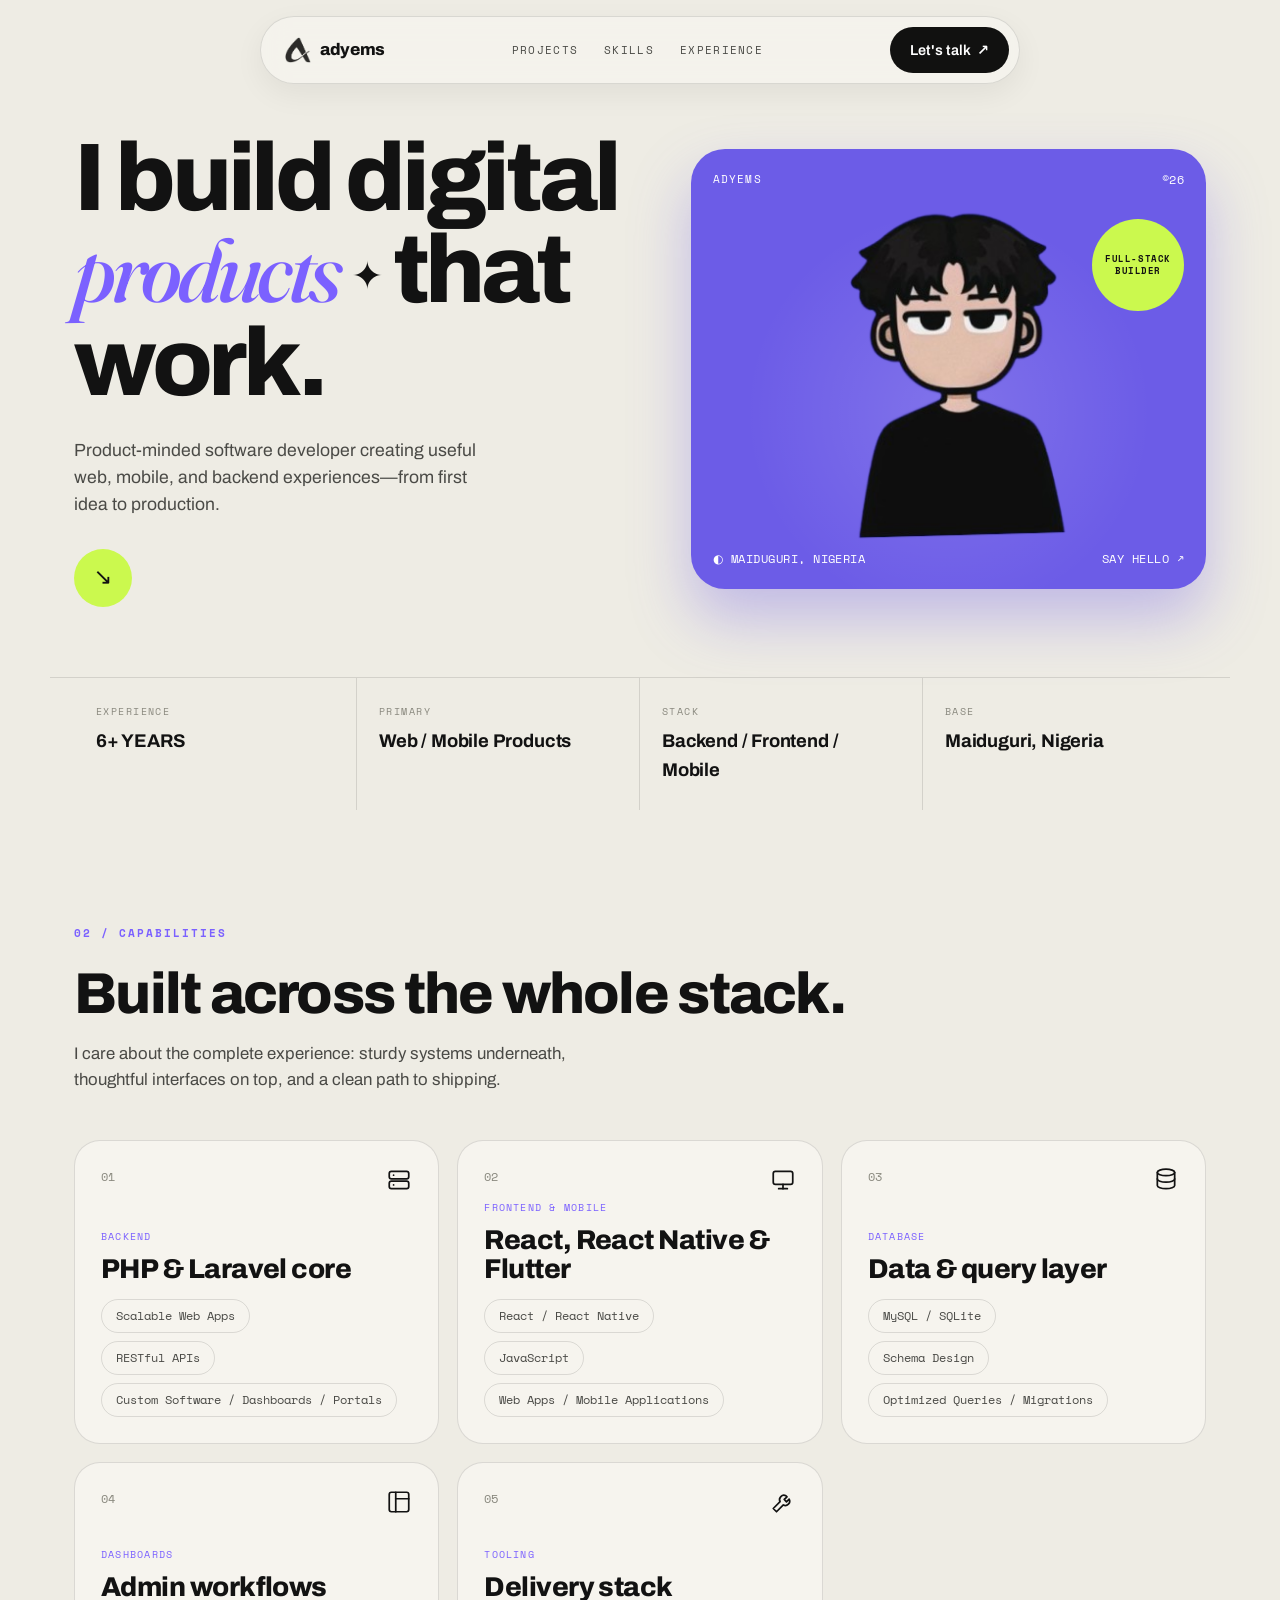
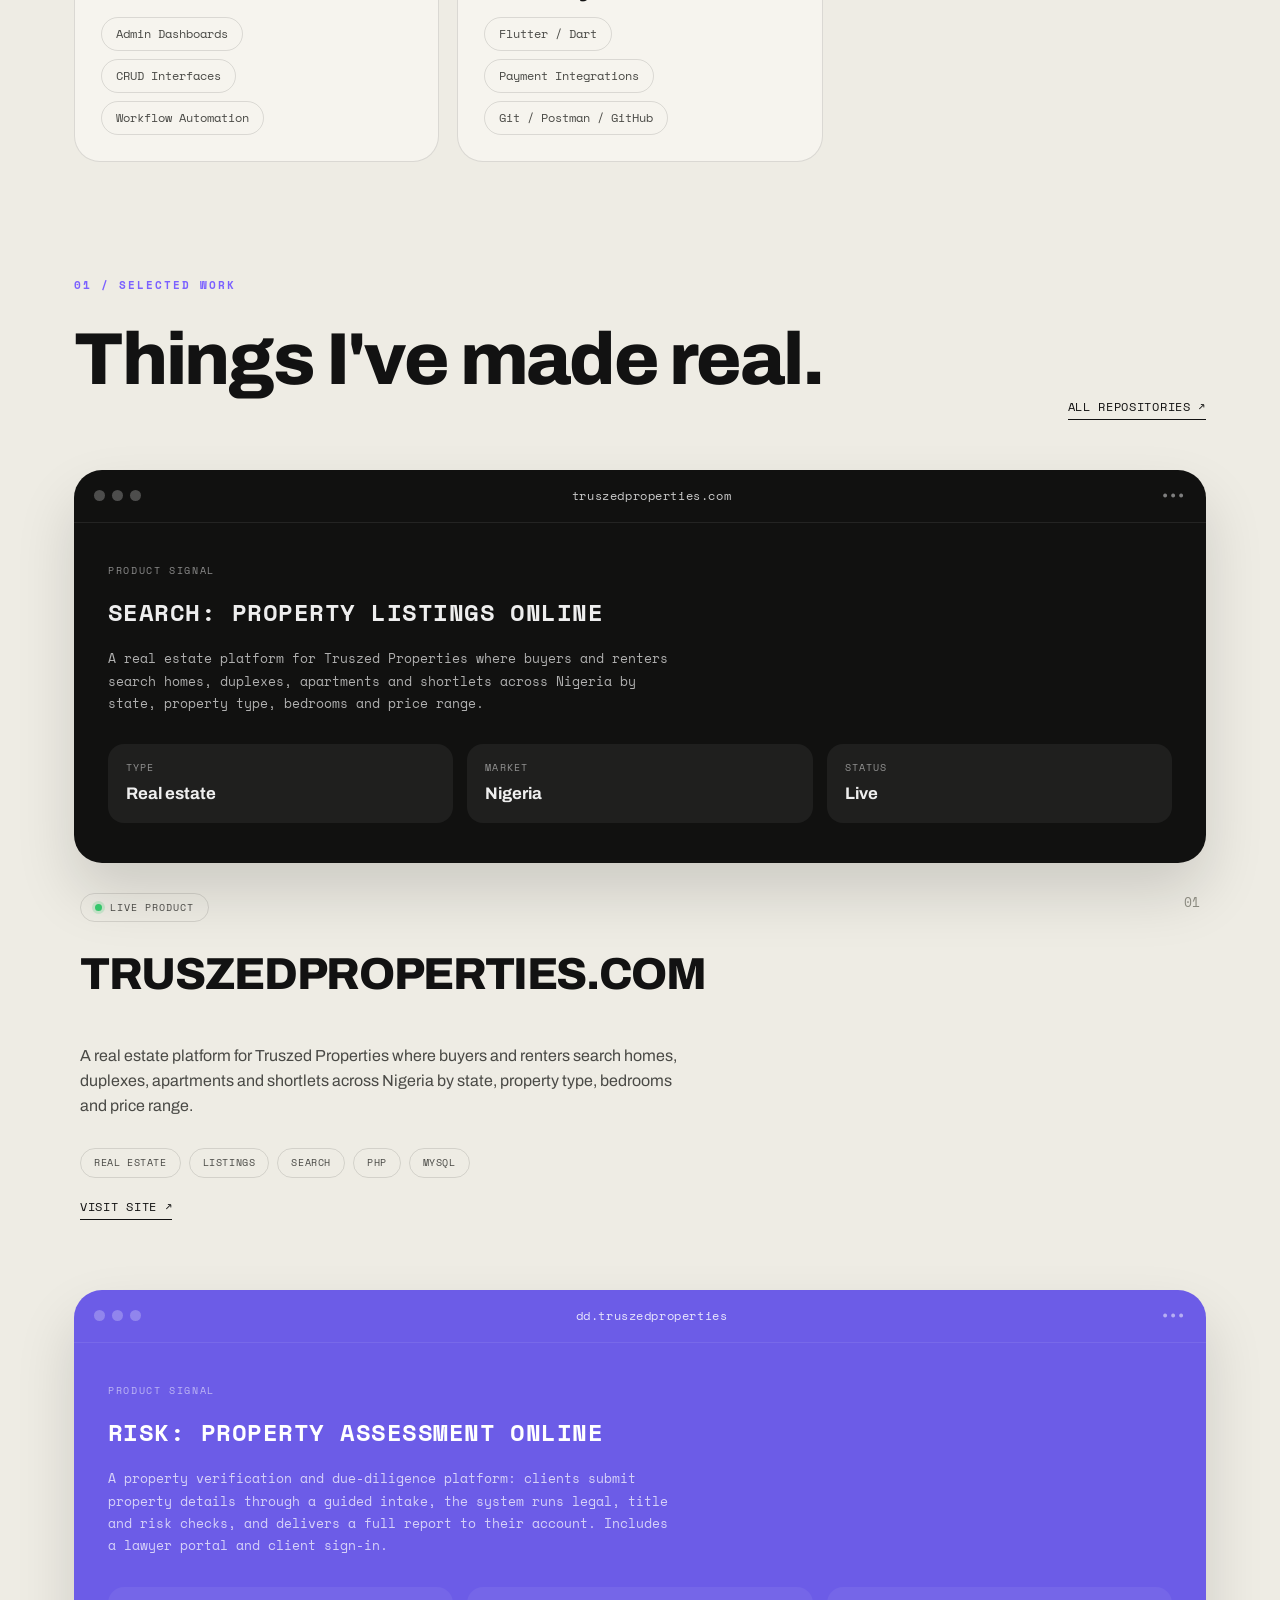
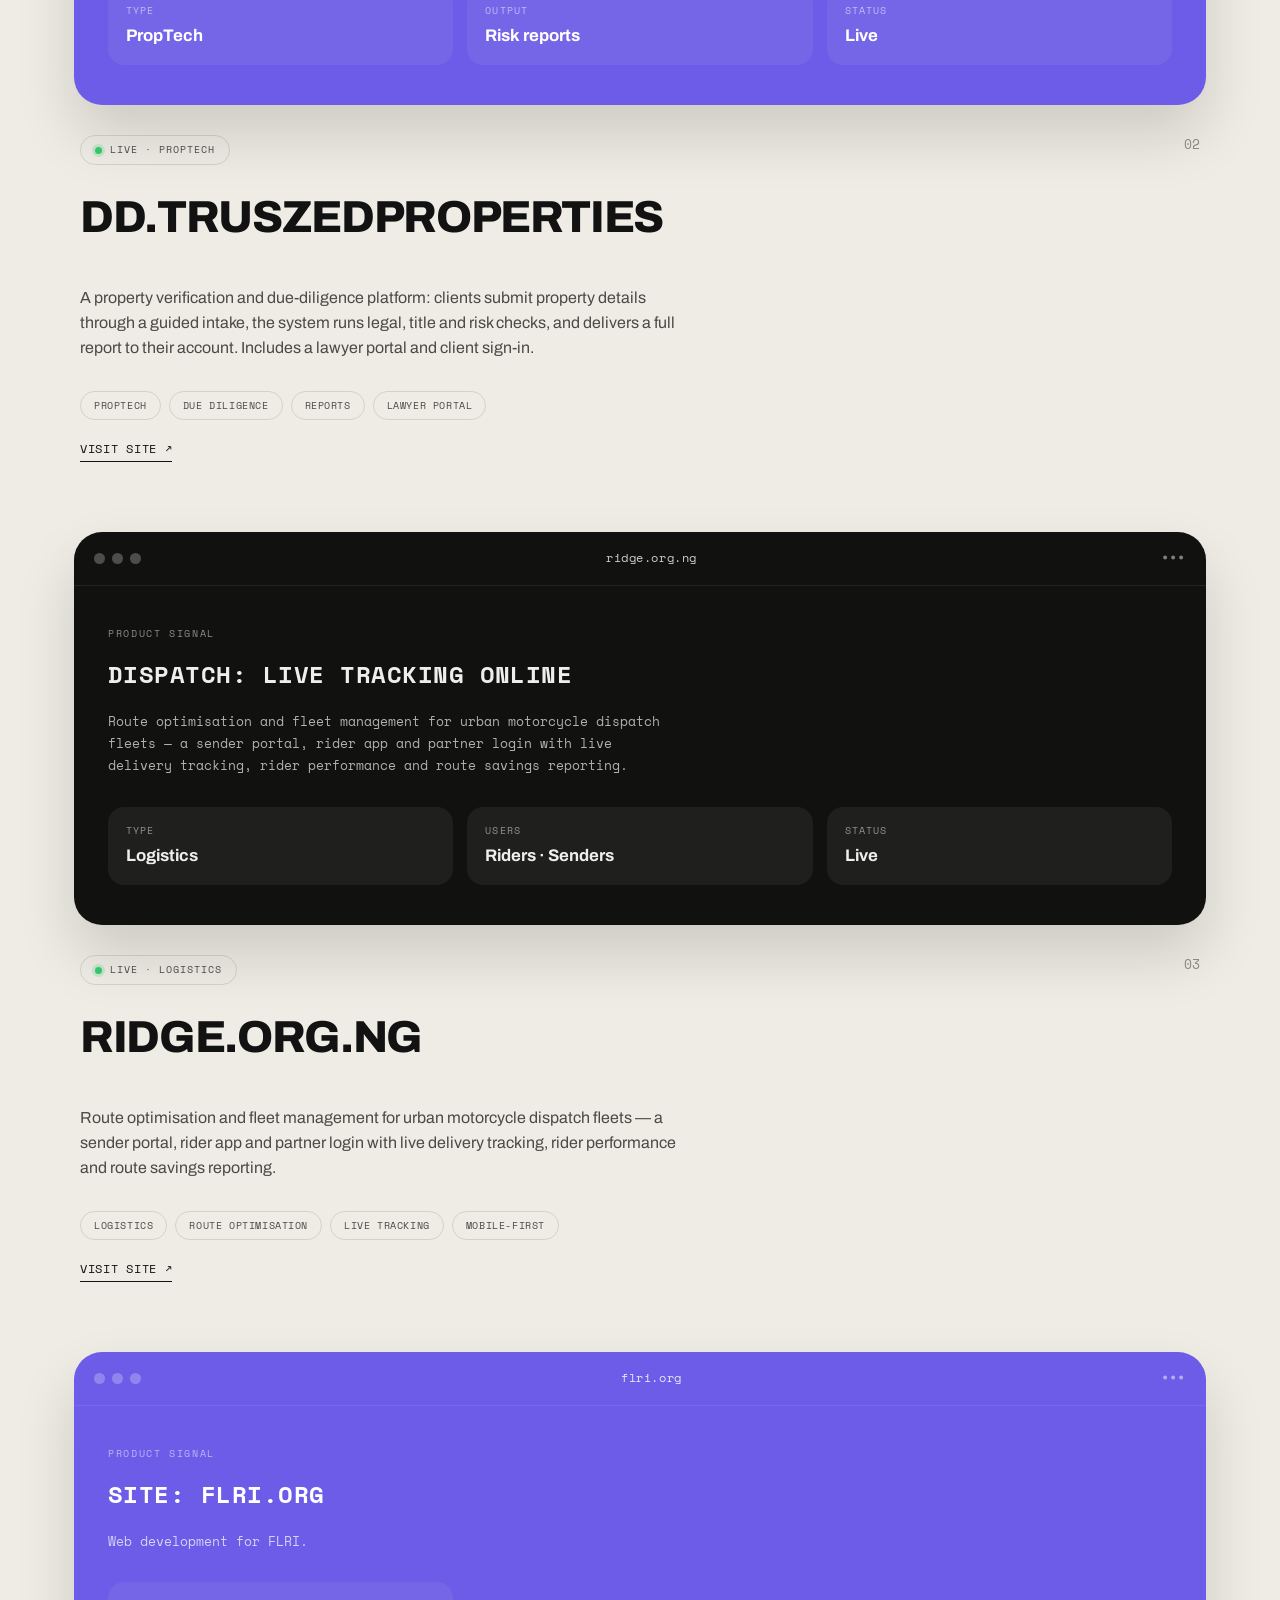
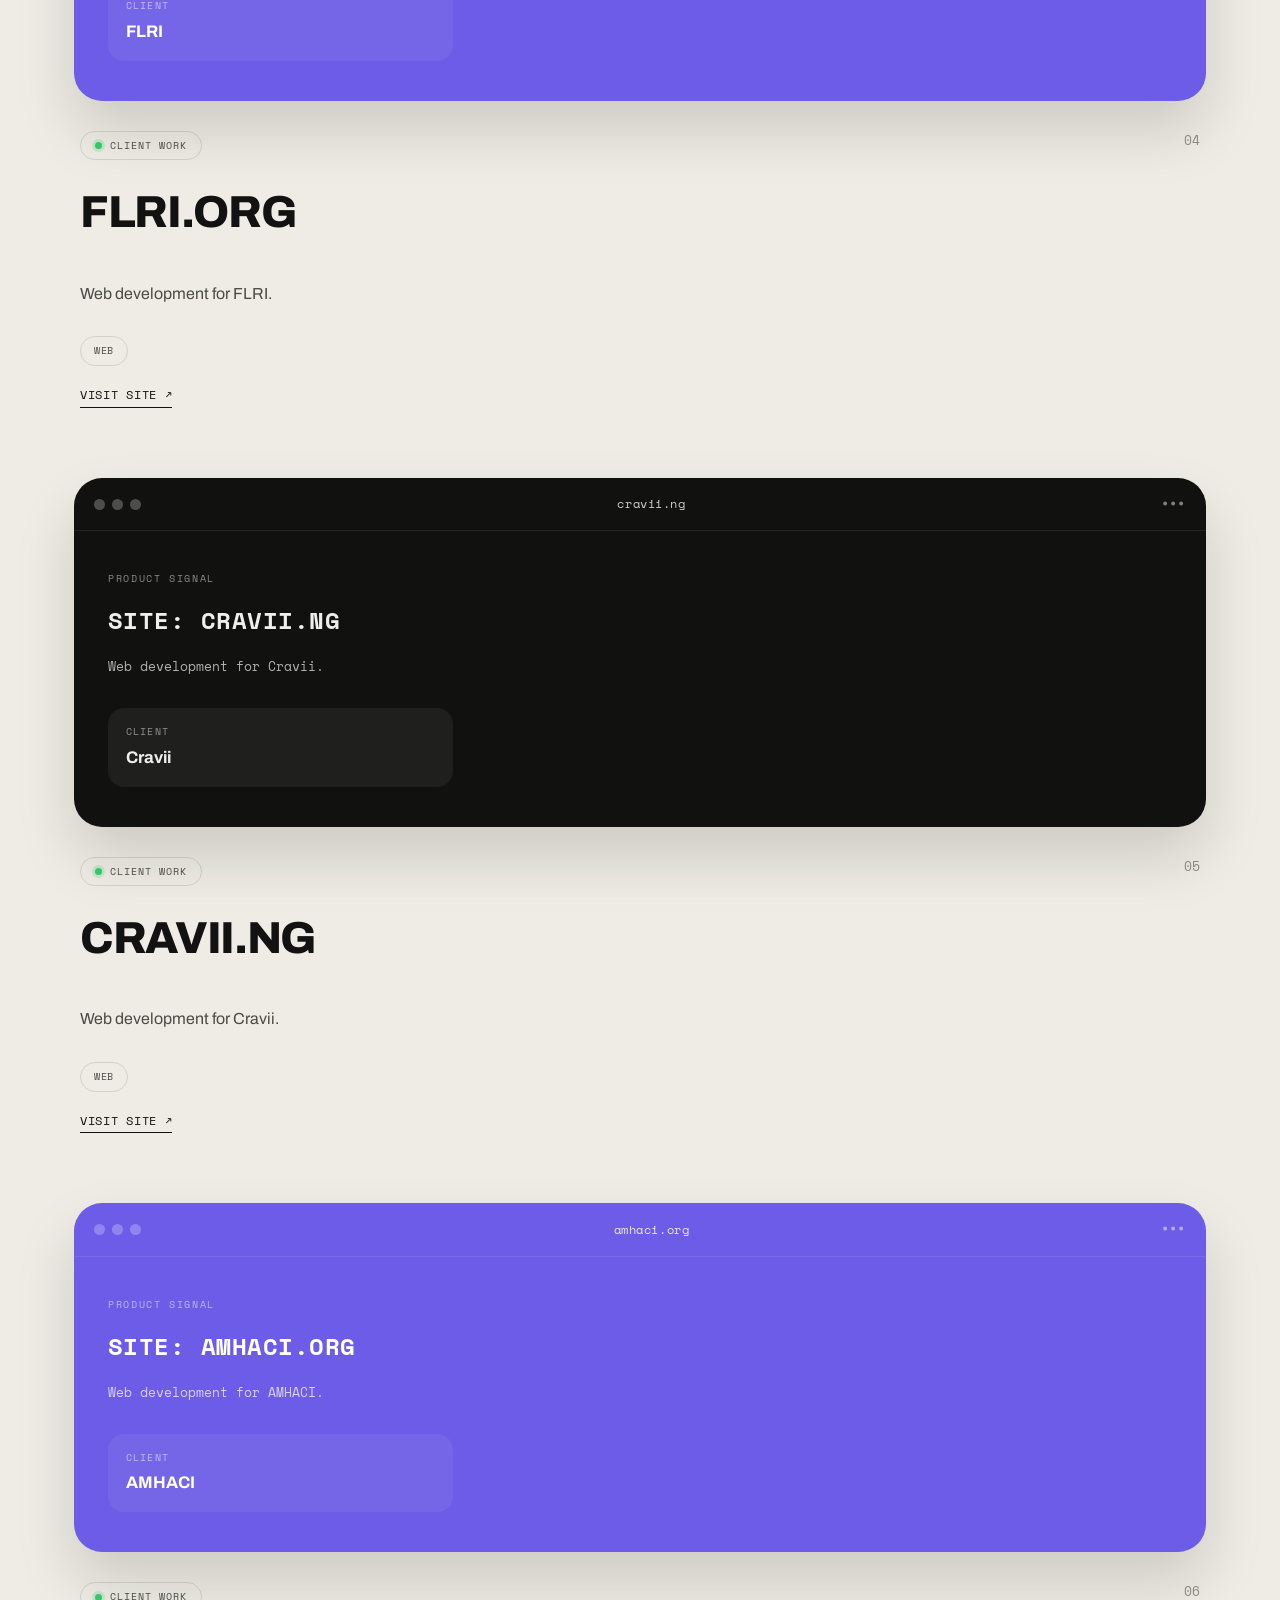
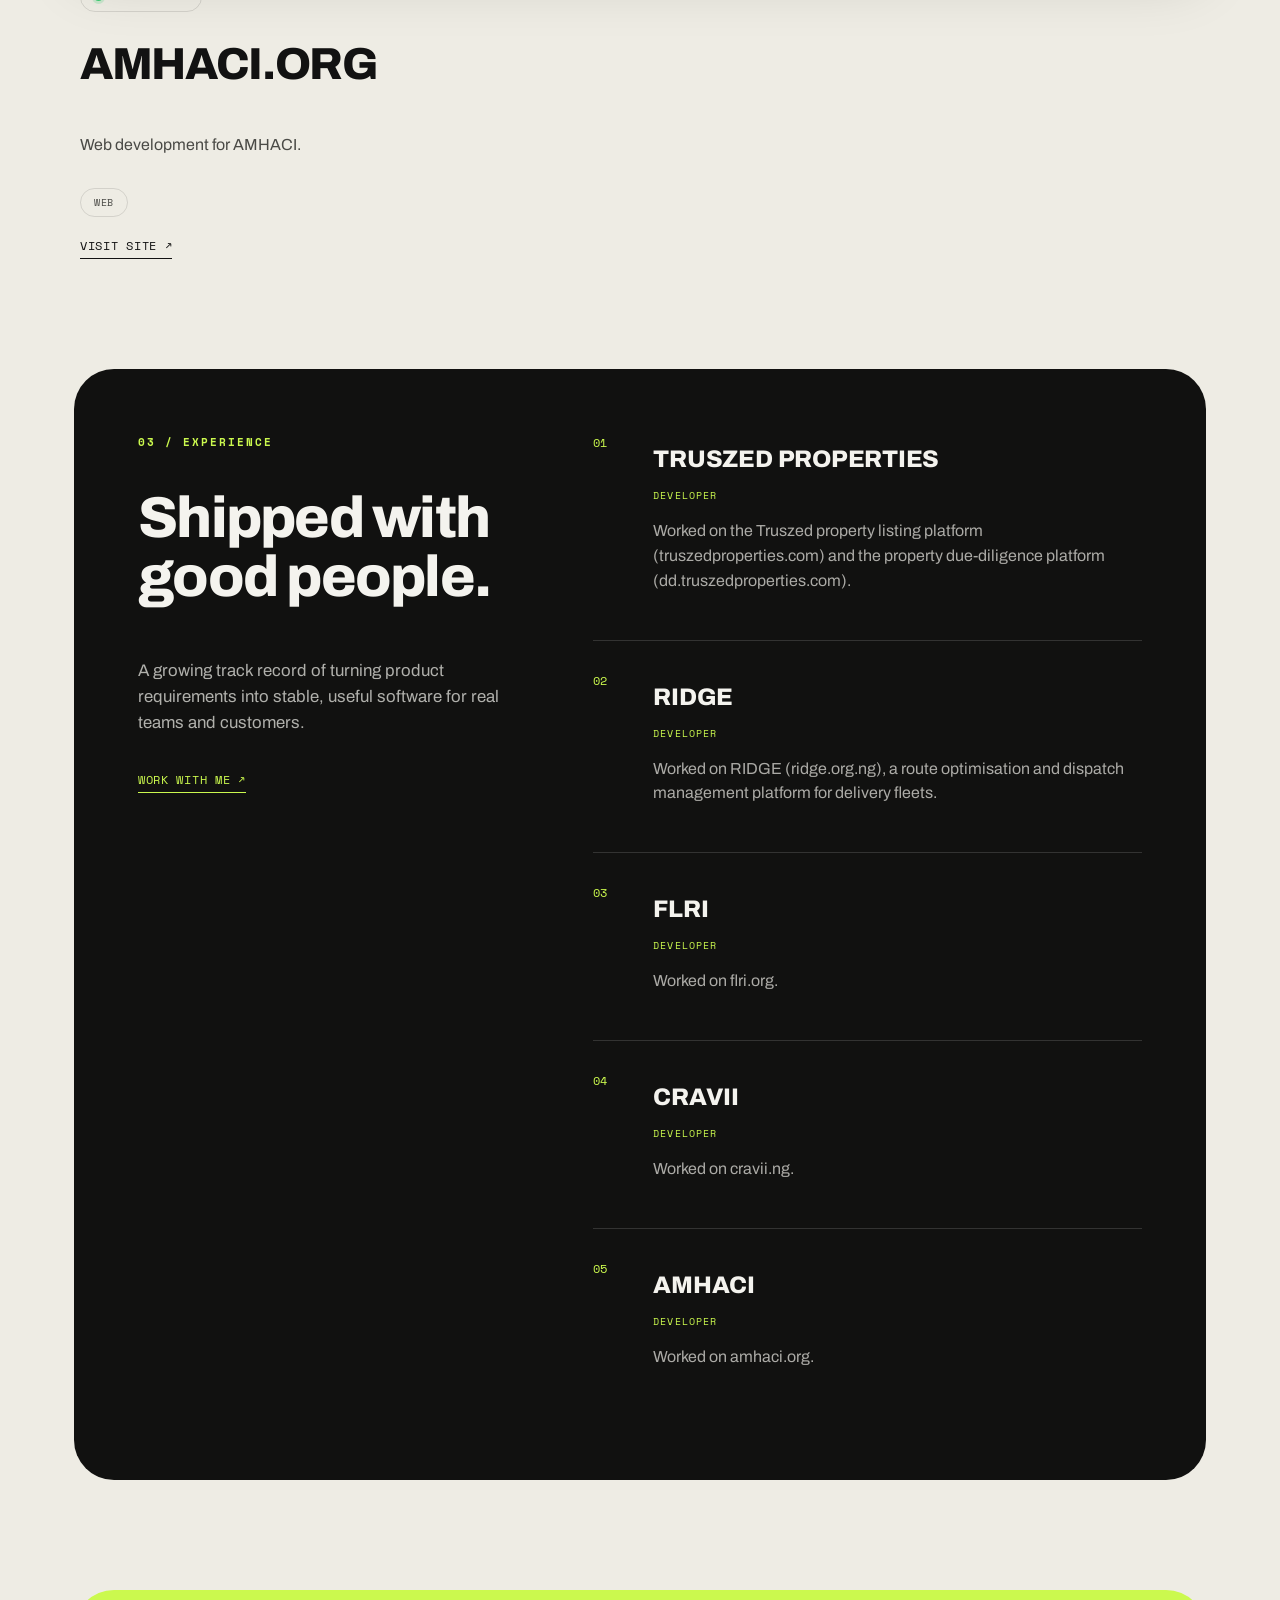
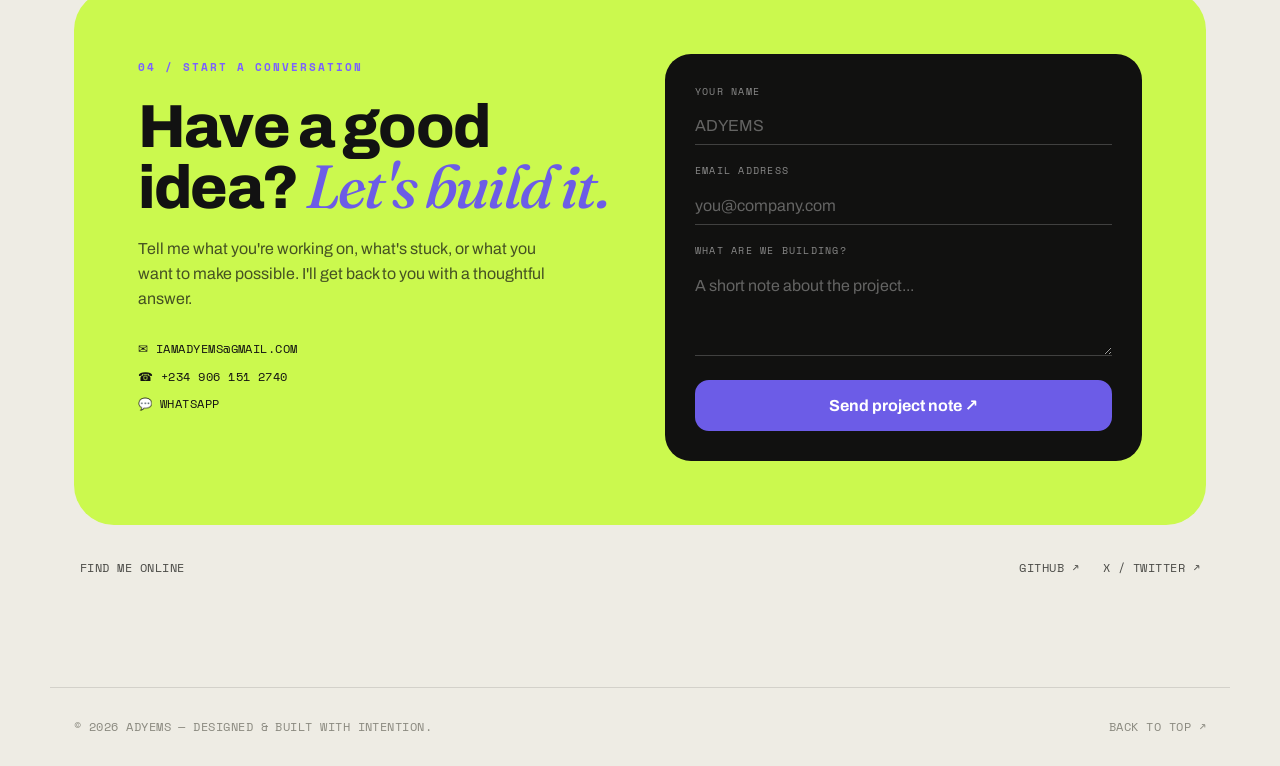
<file: index.html>
<!doctype html>
<html lang="en">
<head>
<meta charset="utf-8">
<meta name="viewport" content="width=device-width, initial-scale=1">
<meta name="description" content="Product-minded software developer creating useful web, mobile, and backend experiences—from first idea to production.">
<title>Home | adyems</title>
<link rel="preconnect" href="https://fonts.googleapis.com">
<link rel="preconnect" href="https://fonts.gstatic.com" crossorigin>
<link href="https://fonts.googleapis.com/css2?family=Archivo:wght@400;500;600;700;800;900&family=Fraunces:ital,opsz,wght@1,9..144,400;1,9..144,500&family=Space+Mono:wght@400;700&display=swap" rel="stylesheet">
<link rel="stylesheet" href="assets/css/style.css">
<link rel="icon" type="image/png" href="assets/img/favicon.png">
<link rel="apple-touch-icon" href="assets/img/apple-touch-icon.png">
</head>
<body>
<header class="nav-wrap">
  <nav class="nav">
    <a href="index.html" class="nav-brand"><img src="assets/img/logo.png" alt="" class="brand-logo">adyems</a>
    <div class="nav-links">
      <a href="index.html#work">Projects</a>
      <a href="index.html#skills">Skills</a>
      <a href="index.html#experience">Experience</a>
    </div>
    <a href="index.html#contact" class="btn-talk">Let's talk <span>&#8599;</span></a>
  </nav>
</header>


<main>
  <!-- ================= HERO ================= -->
  <section class="hero">
    <div class="hero-left">
      <h1 class="hero-title">
        I build digital        <em>products</em> <span class="spark">&#10022;</span>
        that work.      </h1>
      <p class="hero-sub">Product-minded software developer creating useful web, mobile, and backend experiences—from first idea to production.</p>
      <div class="hero-scroll"><a href="#skills" aria-label="Scroll down">&#8600;</a></div>
    </div>

    <div class="hero-card">
      <div class="hero-card-top">
        <span>ADYEMS</span>
        <span class="mono">&copy;26</span>
      </div>
      <div class="hero-badge">FULL-STACK BUILDER</div>
      <div class="hero-avatar">
                  <img src="assets/uploads/20261104_101828_dbfcdb7e.png" alt="ADYEMS">
              </div>
      <div class="hero-card-bottom">
        <span class="mono">&#9680; MAIDUGURI, NIGERIA</span>
        <a href="#contact" class="mono">SAY HELLO &#8599;</a>
      </div>
    </div>
  </section>

  <!-- stats bar -->
  <section class="stats">
    <div class="stat"><span class="stat-k">Experience</span><span class="stat-v">6+ YEARS</span></div>
    <div class="stat"><span class="stat-k">Primary</span><span class="stat-v">Web / Mobile Products</span></div>
    <div class="stat"><span class="stat-k">Stack</span><span class="stat-v">Backend / Frontend / Mobile</span></div>
    <div class="stat"><span class="stat-k">Base</span><span class="stat-v">Maiduguri, Nigeria</span></div>
  </section>

  <!-- ================= CAPABILITIES / SKILLS ================= -->
  <section class="section" id="skills">
    <div class="section-head">
      <span class="eyebrow">02 / Capabilities</span>
      <h2 class="section-title">Built across the whole stack.</h2>
      <p class="section-sub">I care about the complete experience: sturdy systems underneath, thoughtful interfaces on top, and a clean path to shipping.</p>
    </div>
    <div class="skill-grid">
              <article class="skill-card">
          <div class="skill-card-top">
            <span class="skill-num">01</span>
            <span class="skill-icon"><svg viewBox="0 0 24 24" fill="none" stroke="currentColor" stroke-width="1.6" stroke-linecap="round" stroke-linejoin="round" width="26" height="26"><rect x="3" y="4" width="18" height="7" rx="2"/><rect x="3" y="13" width="18" height="7" rx="2"/><line x1="7" y1="7.5" x2="7" y2="7.5"/><line x1="7" y1="16.5" x2="7" y2="16.5"/></svg></span>
          </div>
          <span class="skill-cat">BACKEND</span>
          <h3 class="skill-title">PHP &amp; Laravel core</h3>
          <ul class="skill-items">
                          <li>Scalable Web Apps</li>
                          <li>RESTful APIs</li>
                          <li>Custom Software / Dashboards / Portals</li>
                      </ul>
        </article>
              <article class="skill-card">
          <div class="skill-card-top">
            <span class="skill-num">02</span>
            <span class="skill-icon"><svg viewBox="0 0 24 24" fill="none" stroke="currentColor" stroke-width="1.6" stroke-linecap="round" stroke-linejoin="round" width="26" height="26"><rect x="3" y="4" width="18" height="12" rx="2"/><line x1="8" y1="20" x2="16" y2="20"/><line x1="12" y1="16" x2="12" y2="20"/></svg></span>
          </div>
          <span class="skill-cat">FRONTEND &amp; MOBILE</span>
          <h3 class="skill-title">React, React Native &amp; Flutter</h3>
          <ul class="skill-items">
                          <li>React / React Native</li>
                          <li>JavaScript</li>
                          <li>Web Apps / Mobile Applications</li>
                      </ul>
        </article>
              <article class="skill-card">
          <div class="skill-card-top">
            <span class="skill-num">03</span>
            <span class="skill-icon"><svg viewBox="0 0 24 24" fill="none" stroke="currentColor" stroke-width="1.6" stroke-linecap="round" stroke-linejoin="round" width="26" height="26"><ellipse cx="12" cy="5" rx="8" ry="3"/><path d="M4 5v6c0 1.7 3.6 3 8 3s8-1.3 8-3V5"/><path d="M4 11v6c0 1.7 3.6 3 8 3s8-1.3 8-3v-6"/></svg></span>
          </div>
          <span class="skill-cat">DATABASE</span>
          <h3 class="skill-title">Data &amp; query layer</h3>
          <ul class="skill-items">
                          <li>MySQL / SQLite</li>
                          <li>Schema Design</li>
                          <li>Optimized Queries / Migrations</li>
                      </ul>
        </article>
              <article class="skill-card">
          <div class="skill-card-top">
            <span class="skill-num">04</span>
            <span class="skill-icon"><svg viewBox="0 0 24 24" fill="none" stroke="currentColor" stroke-width="1.6" stroke-linecap="round" stroke-linejoin="round" width="26" height="26"><rect x="3" y="3" width="18" height="18" rx="2"/><line x1="9" y1="3" x2="9" y2="21"/><line x1="9" y1="9" x2="21" y2="9"/></svg></span>
          </div>
          <span class="skill-cat">DASHBOARDS</span>
          <h3 class="skill-title">Admin workflows</h3>
          <ul class="skill-items">
                          <li>Admin Dashboards</li>
                          <li>CRUD Interfaces</li>
                          <li>Workflow Automation</li>
                      </ul>
        </article>
              <article class="skill-card">
          <div class="skill-card-top">
            <span class="skill-num">05</span>
            <span class="skill-icon"><svg viewBox="0 0 24 24" fill="none" stroke="currentColor" stroke-width="1.6" stroke-linecap="round" stroke-linejoin="round" width="26" height="26"><path d="M14.7 6.3a4 4 0 0 0-5.4 5.4L3 18l3 3 6.3-6.3a4 4 0 0 0 5.4-5.4l-2.5 2.5-2.1-2.1 2.6-2.4z"/></svg></span>
          </div>
          <span class="skill-cat">TOOLING</span>
          <h3 class="skill-title">Delivery stack</h3>
          <ul class="skill-items">
                          <li>Flutter / Dart</li>
                          <li>Payment Integrations</li>
                          <li>Git / Postman / GitHub</li>
                      </ul>
        </article>
          </div>
  </section>

  <!-- ================= SELECTED WORK ================= -->
  <section class="section" id="work">
    <div class="section-head work-head">
      <div>
        <span class="eyebrow">01 / Selected work</span>
        <h2 class="section-title big">Things I&#039;ve made real.</h2>
      </div>
      <a href="https://github.com/adyemsbillions" target="_blank" rel="noopener" class="link-arrow">All repositories &#8599;</a>
    </div>

    <div class="projects">
              <article class="project">
          <div class="terminal terminal-dark">
            <div class="terminal-bar">
              <span class="dots"><i></i><i></i><i></i></span>
              <span class="terminal-name">truszedproperties.com</span>
              <span class="dots-r">&bull;&bull;&bull;</span>
            </div>
            <div class="terminal-body">
              <span class="signal-label">Product signal</span>
              <h3 class="signal">SEARCH: PROPERTY LISTINGS ONLINE</h3>
              <p class="signal-desc">A real estate platform for Truszed Properties where buyers and renters search homes, duplexes, apartments and shortlets across Nigeria by state, property type, bedrooms and price range.</p>
              <div class="terminal-meta">
                                  <div class="tm"><span>TYPE</span><b>Real estate</b></div>
                                  <div class="tm"><span>MARKET</span><b>Nigeria</b></div>
                                  <div class="tm"><span>STATUS</span><b>Live</b></div>
                              </div>
            </div>
          </div>

          <div class="project-info">
            <div class="project-index">01</div>
            <span class="project-badge"><span class="live-dot"></span>LIVE PRODUCT</span>
            <h3 class="project-title">TRUSZEDPROPERTIES.COM</h3>
            <p class="project-desc">A real estate platform for Truszed Properties where buyers and renters search homes, duplexes, apartments and shortlets across Nigeria by state, property type, bedrooms and price range.</p>
            <div class="tags">
                              <span class="tag">Real Estate</span>
                              <span class="tag">Listings</span>
                              <span class="tag">Search</span>
                              <span class="tag">PHP</span>
                              <span class="tag">MySQL</span>
                          </div>
            <div class="project-links">
                              <a href="https://truszedproperties.com" target="_blank" rel="noopener" class="link-arrow">Visit site &#8599;</a>
                          </div>
          </div>
        </article>
              <article class="project">
          <div class="terminal terminal-purple">
            <div class="terminal-bar">
              <span class="dots"><i></i><i></i><i></i></span>
              <span class="terminal-name">dd.truszedproperties</span>
              <span class="dots-r">&bull;&bull;&bull;</span>
            </div>
            <div class="terminal-body">
              <span class="signal-label">Product signal</span>
              <h3 class="signal">RISK: PROPERTY ASSESSMENT ONLINE</h3>
              <p class="signal-desc">A property verification and due-diligence platform: clients submit property details through a guided intake, the system runs legal, title and risk checks, and delivers a full report to their account. Includes a lawyer portal and client sign-in.</p>
              <div class="terminal-meta">
                                  <div class="tm"><span>TYPE</span><b>PropTech</b></div>
                                  <div class="tm"><span>OUTPUT</span><b>Risk reports</b></div>
                                  <div class="tm"><span>STATUS</span><b>Live</b></div>
                              </div>
            </div>
          </div>

          <div class="project-info">
            <div class="project-index">02</div>
            <span class="project-badge"><span class="live-dot"></span>LIVE · PROPTECH</span>
            <h3 class="project-title">DD.TRUSZEDPROPERTIES</h3>
            <p class="project-desc">A property verification and due-diligence platform: clients submit property details through a guided intake, the system runs legal, title and risk checks, and delivers a full report to their account. Includes a lawyer portal and client sign-in.</p>
            <div class="tags">
                              <span class="tag">PropTech</span>
                              <span class="tag">Due Diligence</span>
                              <span class="tag">Reports</span>
                              <span class="tag">Lawyer Portal</span>
                          </div>
            <div class="project-links">
                              <a href="https://dd.truszedproperties.com" target="_blank" rel="noopener" class="link-arrow">Visit site &#8599;</a>
                          </div>
          </div>
        </article>
              <article class="project">
          <div class="terminal terminal-dark">
            <div class="terminal-bar">
              <span class="dots"><i></i><i></i><i></i></span>
              <span class="terminal-name">ridge.org.ng</span>
              <span class="dots-r">&bull;&bull;&bull;</span>
            </div>
            <div class="terminal-body">
              <span class="signal-label">Product signal</span>
              <h3 class="signal">DISPATCH: LIVE TRACKING ONLINE</h3>
              <p class="signal-desc">Route optimisation and fleet management for urban motorcycle dispatch fleets — a sender portal, rider app and partner login with live delivery tracking, rider performance and route savings reporting.</p>
              <div class="terminal-meta">
                                  <div class="tm"><span>TYPE</span><b>Logistics</b></div>
                                  <div class="tm"><span>USERS</span><b>Riders · Senders</b></div>
                                  <div class="tm"><span>STATUS</span><b>Live</b></div>
                              </div>
            </div>
          </div>

          <div class="project-info">
            <div class="project-index">03</div>
            <span class="project-badge"><span class="live-dot"></span>LIVE · LOGISTICS</span>
            <h3 class="project-title">RIDGE.ORG.NG</h3>
            <p class="project-desc">Route optimisation and fleet management for urban motorcycle dispatch fleets — a sender portal, rider app and partner login with live delivery tracking, rider performance and route savings reporting.</p>
            <div class="tags">
                              <span class="tag">Logistics</span>
                              <span class="tag">Route Optimisation</span>
                              <span class="tag">Live Tracking</span>
                              <span class="tag">Mobile-first</span>
                          </div>
            <div class="project-links">
                              <a href="https://ridge.org.ng" target="_blank" rel="noopener" class="link-arrow">Visit site &#8599;</a>
                          </div>
          </div>
        </article>
              <article class="project">
          <div class="terminal terminal-purple">
            <div class="terminal-bar">
              <span class="dots"><i></i><i></i><i></i></span>
              <span class="terminal-name">flri.org</span>
              <span class="dots-r">&bull;&bull;&bull;</span>
            </div>
            <div class="terminal-body">
              <span class="signal-label">Product signal</span>
              <h3 class="signal">SITE: FLRI.ORG</h3>
              <p class="signal-desc">Web development for FLRI.</p>
              <div class="terminal-meta">
                                  <div class="tm"><span>CLIENT</span><b>FLRI</b></div>
                              </div>
            </div>
          </div>

          <div class="project-info">
            <div class="project-index">04</div>
            <span class="project-badge"><span class="live-dot"></span>CLIENT WORK</span>
            <h3 class="project-title">FLRI.ORG</h3>
            <p class="project-desc">Web development for FLRI.</p>
            <div class="tags">
                              <span class="tag">Web</span>
                          </div>
            <div class="project-links">
                              <a href="https://flri.org" target="_blank" rel="noopener" class="link-arrow">Visit site &#8599;</a>
                          </div>
          </div>
        </article>
              <article class="project">
          <div class="terminal terminal-dark">
            <div class="terminal-bar">
              <span class="dots"><i></i><i></i><i></i></span>
              <span class="terminal-name">cravii.ng</span>
              <span class="dots-r">&bull;&bull;&bull;</span>
            </div>
            <div class="terminal-body">
              <span class="signal-label">Product signal</span>
              <h3 class="signal">SITE: CRAVII.NG</h3>
              <p class="signal-desc">Web development for Cravii.</p>
              <div class="terminal-meta">
                                  <div class="tm"><span>CLIENT</span><b>Cravii</b></div>
                              </div>
            </div>
          </div>

          <div class="project-info">
            <div class="project-index">05</div>
            <span class="project-badge"><span class="live-dot"></span>CLIENT WORK</span>
            <h3 class="project-title">CRAVII.NG</h3>
            <p class="project-desc">Web development for Cravii.</p>
            <div class="tags">
                              <span class="tag">Web</span>
                          </div>
            <div class="project-links">
                              <a href="https://cravii.ng" target="_blank" rel="noopener" class="link-arrow">Visit site &#8599;</a>
                          </div>
          </div>
        </article>
              <article class="project">
          <div class="terminal terminal-purple">
            <div class="terminal-bar">
              <span class="dots"><i></i><i></i><i></i></span>
              <span class="terminal-name">amhaci.org</span>
              <span class="dots-r">&bull;&bull;&bull;</span>
            </div>
            <div class="terminal-body">
              <span class="signal-label">Product signal</span>
              <h3 class="signal">SITE: AMHACI.ORG</h3>
              <p class="signal-desc">Web development for AMHACI.</p>
              <div class="terminal-meta">
                                  <div class="tm"><span>CLIENT</span><b>AMHACI</b></div>
                              </div>
            </div>
          </div>

          <div class="project-info">
            <div class="project-index">06</div>
            <span class="project-badge"><span class="live-dot"></span>CLIENT WORK</span>
            <h3 class="project-title">AMHACI.ORG</h3>
            <p class="project-desc">Web development for AMHACI.</p>
            <div class="tags">
                              <span class="tag">Web</span>
                          </div>
            <div class="project-links">
                              <a href="https://amhaci.org" target="_blank" rel="noopener" class="link-arrow">Visit site &#8599;</a>
                          </div>
          </div>
        </article>
          </div>
  </section>

  <!-- ================= EXPERIENCE ================= -->
  <section class="section" id="experience">
    <div class="exp-panel">
      <div class="exp-left">
        <span class="eyebrow lime">03 / Experience</span>
        <h2 class="section-title inverse">Shipped with good people.</h2>
        <p class="section-sub inverse">A growing track record of turning product requirements into stable, useful software for real teams and customers.</p>
        <a href="#contact" class="link-arrow lime">Work with me &#8599;</a>
      </div>
      <div class="exp-list">
                  <div class="exp-item">
            <span class="exp-index">01</span>
            <div class="exp-body">
                            <h3 class="exp-company">TRUSZED PROPERTIES</h3>
              <span class="exp-role">DEVELOPER</span>
              <p class="exp-desc">Worked on the Truszed property listing platform (truszedproperties.com) and the property due-diligence platform (dd.truszedproperties.com).</p>
            </div>
          </div>
                  <div class="exp-item">
            <span class="exp-index">02</span>
            <div class="exp-body">
                            <h3 class="exp-company">RIDGE</h3>
              <span class="exp-role">DEVELOPER</span>
              <p class="exp-desc">Worked on RIDGE (ridge.org.ng), a route optimisation and dispatch management platform for delivery fleets.</p>
            </div>
          </div>
                  <div class="exp-item">
            <span class="exp-index">03</span>
            <div class="exp-body">
                            <h3 class="exp-company">FLRI</h3>
              <span class="exp-role">DEVELOPER</span>
              <p class="exp-desc">Worked on flri.org.</p>
            </div>
          </div>
                  <div class="exp-item">
            <span class="exp-index">04</span>
            <div class="exp-body">
                            <h3 class="exp-company">CRAVII</h3>
              <span class="exp-role">DEVELOPER</span>
              <p class="exp-desc">Worked on cravii.ng.</p>
            </div>
          </div>
                  <div class="exp-item">
            <span class="exp-index">05</span>
            <div class="exp-body">
                            <h3 class="exp-company">AMHACI</h3>
              <span class="exp-role">DEVELOPER</span>
              <p class="exp-desc">Worked on amhaci.org.</p>
            </div>
          </div>
              </div>
    </div>
  </section>

  <!-- ================= CONTACT ================= -->
  <section class="section contact-section" id="contact">
    <div class="contact-panel">
      <div class="contact-left">
        <span class="eyebrow">04 / Start a conversation</span>
        <h2 class="contact-title">Have a good idea? <em>Let&#039;s build it.</em></h2>
        <p class="contact-sub">Tell me what you&#039;re working on, what&#039;s stuck, or what you want to make possible. I&#039;ll get back to you with a thoughtful answer.</p>
        <div class="contact-meta">
          <a href="mailto:iamadyems@gmail.com" class="mono">&#9993; iamadyems@gmail.com</a>
          <a href="tel:+2349061512740" class="mono">&#9742; +234 906 151 2740</a>
                      <a href="https://wa.me/2349061512740" target="_blank" rel="noopener" class="mono">&#128172; WhatsApp</a>
                  </div>
      </div>

      <form class="contact-form" method="post" action="#" onsubmit="return false">
        <input type="hidden" name="csrf" value="ee4a58044177b9e48f651a08886c852d4896bb453f4f57ad82cf65846ba19c77">        <label>Your name
          <input type="text" name="name" placeholder="ADYEMS" required>
        </label>
        <label>Email address
          <input type="email" name="email" placeholder="you@company.com">
        </label>
        <label>What are we building?
          <textarea name="body" rows="4" placeholder="A short note about the project..." required></textarea>
        </label>
        <button type="submit" class="btn-send">Send project note &#8599;</button>
      </form>
    </div>

    <div class="social-row">
      <span class="mono">Find me online</span>
      <div class="social-links">
        <a href="https://github.com/adyemsbillions" target="_blank" rel="noopener" class="mono">GitHub &#8599;</a>                <a href="https://x.com/theadyems" target="_blank" rel="noopener" class="mono">X / Twitter &#8599;</a>      </div>
    </div>
  </section>

  <footer class="footer">
    <span class="mono">© 2026 ADYEMS — designed &amp; built with intention.</span>
    <a href="#" class="mono">Back to top &#8599;</a>
  </footer>
</main>

  <script src="assets/js/main.js"></script>
</body>
</html>
</file>
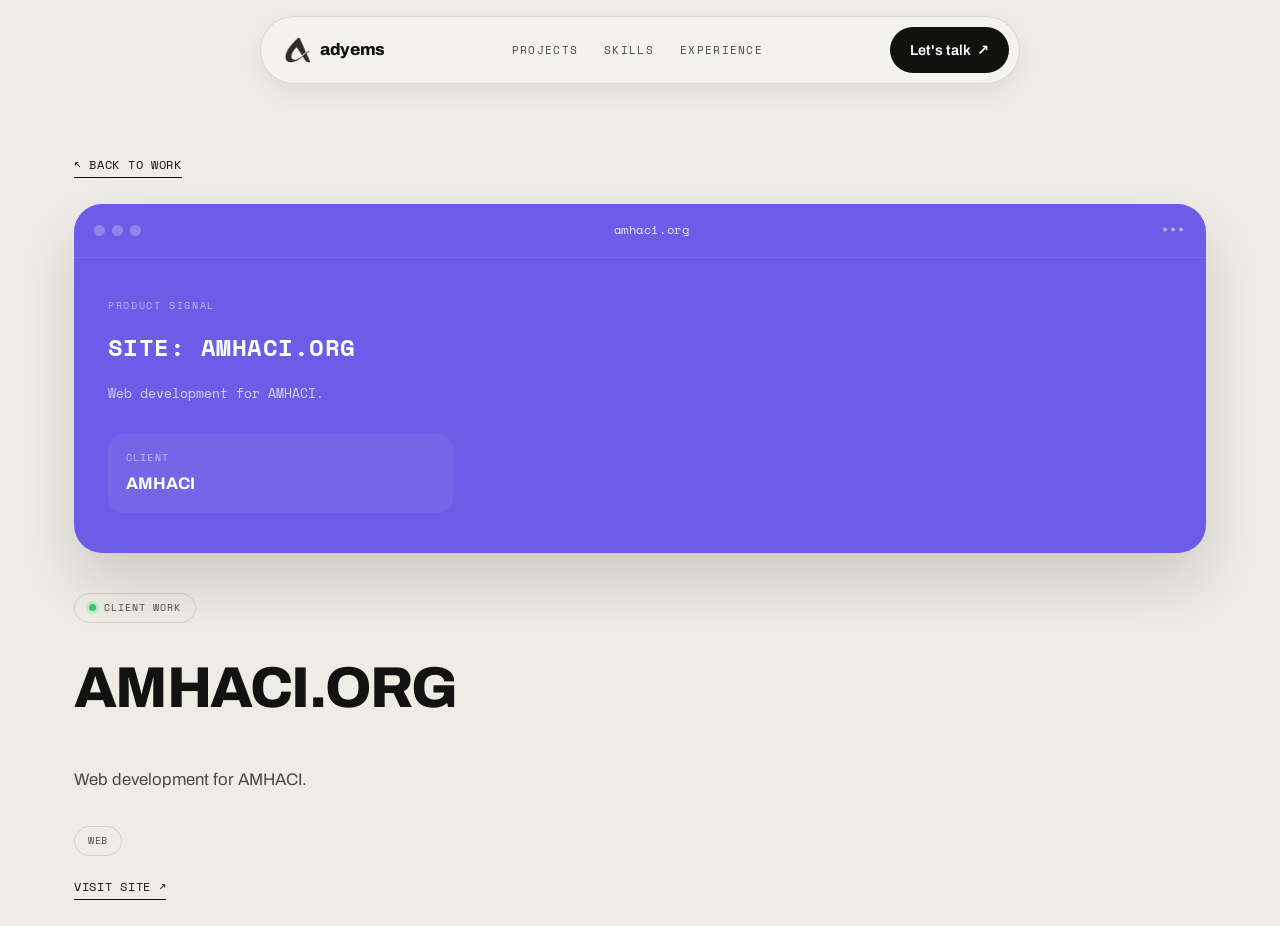
<file: project-amhaci-org.html>
<!doctype html>
<html lang="en">
<head>
<meta charset="utf-8">
<meta name="viewport" content="width=device-width, initial-scale=1">
<meta name="description" content="Product-minded software developer creating useful web, mobile, and backend experiences—from first idea to production.">
<title>amhaci.org | adyems</title>
<link rel="preconnect" href="https://fonts.googleapis.com">
<link rel="preconnect" href="https://fonts.gstatic.com" crossorigin>
<link href="https://fonts.googleapis.com/css2?family=Archivo:wght@400;500;600;700;800;900&family=Fraunces:ital,opsz,wght@1,9..144,400;1,9..144,500&family=Space+Mono:wght@400;700&display=swap" rel="stylesheet">
<link rel="stylesheet" href="assets/css/style.css">
<link rel="icon" type="image/png" href="assets/img/favicon.png">
<link rel="apple-touch-icon" href="assets/img/apple-touch-icon.png">
</head>
<body>
<header class="nav-wrap">
  <nav class="nav">
    <a href="index.html" class="nav-brand"><img src="assets/img/logo.png" alt="" class="brand-logo">adyems</a>
    <div class="nav-links">
      <a href="index.html#work">Projects</a>
      <a href="index.html#skills">Skills</a>
      <a href="index.html#experience">Experience</a>
    </div>
    <a href="index.html#contact" class="btn-talk">Let's talk <span>&#8599;</span></a>
  </nav>
</header>
<main>
  <section class="section project-page">
    <a href="index.html#work" class="link-arrow">&#8598; Back to work</a>
    <div class="terminal terminal-purple single">
      <div class="terminal-bar">
        <span class="dots"><i></i><i></i><i></i></span>
        <span class="terminal-name">amhaci.org</span>
        <span class="dots-r">&bull;&bull;&bull;</span>
      </div>
      <div class="terminal-body">
        <span class="signal-label">Product signal</span>
        <h1 class="signal">SITE: AMHACI.ORG</h1>
        <p class="signal-desc">Web development for AMHACI.</p>
        <div class="terminal-meta">
                      <div class="tm"><span>CLIENT</span><b>AMHACI</b></div>
                  </div>
      </div>
    </div>

    <div class="project-page-body">
      <span class="project-badge"><span class="live-dot"></span>CLIENT WORK</span>
      <h2 class="section-title">AMHACI.ORG</h2>
      <p class="section-sub">Web development for AMHACI.</p>
      <div class="tags">
                  <span class="tag">Web</span>
              </div>
      <div class="project-links">
                  <a href="https://amhaci.org" target="_blank" rel="noopener" class="link-arrow">Visit site &#8599;</a>
              </div>
    </div>
  </section>
    <script src="assets/js/main.js"></script>
</body>
</html>
</main>
</file>
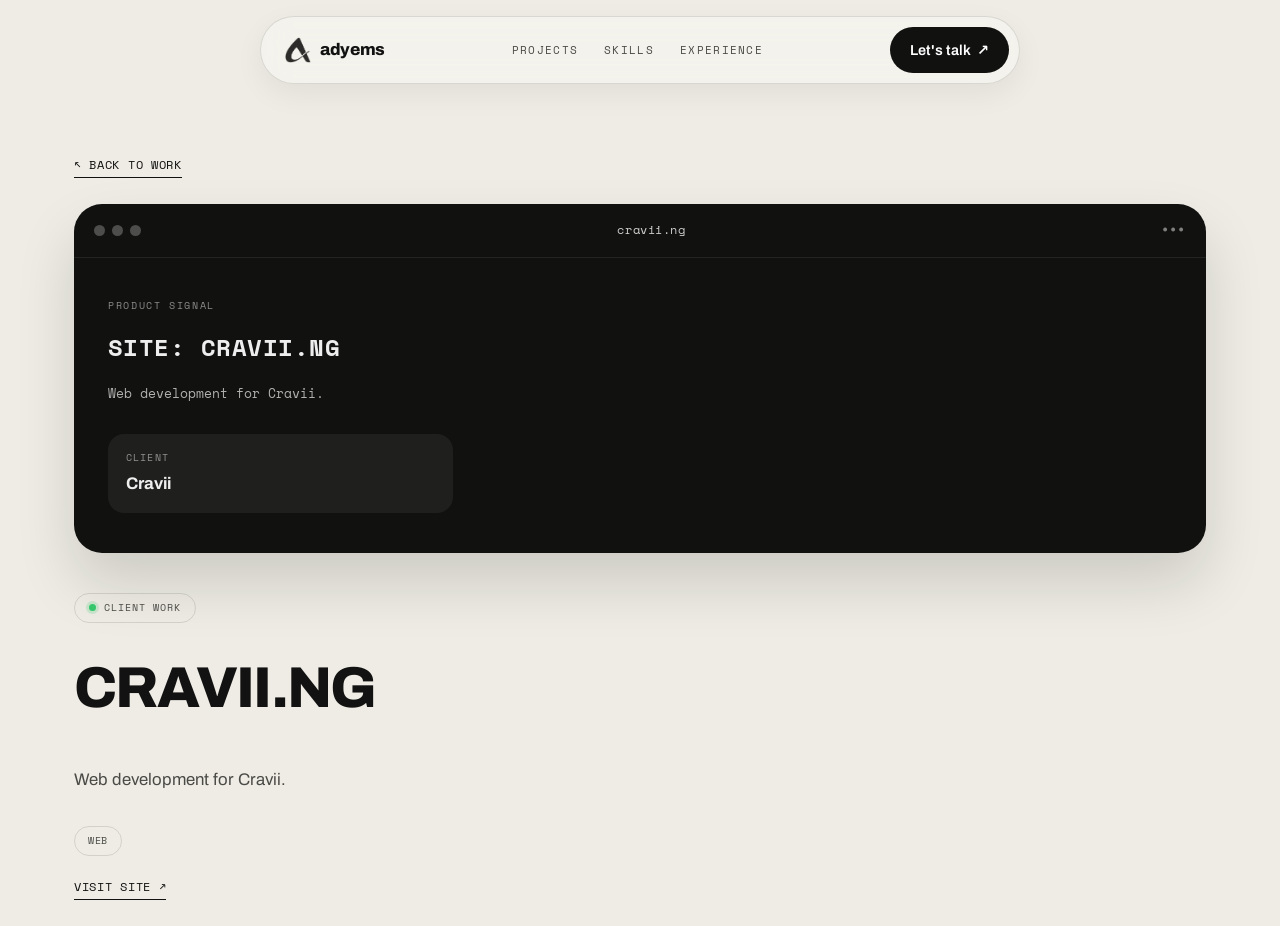
<file: project-cravii-ng.html>
<!doctype html>
<html lang="en">
<head>
<meta charset="utf-8">
<meta name="viewport" content="width=device-width, initial-scale=1">
<meta name="description" content="Product-minded software developer creating useful web, mobile, and backend experiences—from first idea to production.">
<title>cravii.ng | adyems</title>
<link rel="preconnect" href="https://fonts.googleapis.com">
<link rel="preconnect" href="https://fonts.gstatic.com" crossorigin>
<link href="https://fonts.googleapis.com/css2?family=Archivo:wght@400;500;600;700;800;900&family=Fraunces:ital,opsz,wght@1,9..144,400;1,9..144,500&family=Space+Mono:wght@400;700&display=swap" rel="stylesheet">
<link rel="stylesheet" href="assets/css/style.css">
<link rel="icon" type="image/png" href="assets/img/favicon.png">
<link rel="apple-touch-icon" href="assets/img/apple-touch-icon.png">
</head>
<body>
<header class="nav-wrap">
  <nav class="nav">
    <a href="index.html" class="nav-brand"><img src="assets/img/logo.png" alt="" class="brand-logo">adyems</a>
    <div class="nav-links">
      <a href="index.html#work">Projects</a>
      <a href="index.html#skills">Skills</a>
      <a href="index.html#experience">Experience</a>
    </div>
    <a href="index.html#contact" class="btn-talk">Let's talk <span>&#8599;</span></a>
  </nav>
</header>
<main>
  <section class="section project-page">
    <a href="index.html#work" class="link-arrow">&#8598; Back to work</a>
    <div class="terminal terminal-dark single">
      <div class="terminal-bar">
        <span class="dots"><i></i><i></i><i></i></span>
        <span class="terminal-name">cravii.ng</span>
        <span class="dots-r">&bull;&bull;&bull;</span>
      </div>
      <div class="terminal-body">
        <span class="signal-label">Product signal</span>
        <h1 class="signal">SITE: CRAVII.NG</h1>
        <p class="signal-desc">Web development for Cravii.</p>
        <div class="terminal-meta">
                      <div class="tm"><span>CLIENT</span><b>Cravii</b></div>
                  </div>
      </div>
    </div>

    <div class="project-page-body">
      <span class="project-badge"><span class="live-dot"></span>CLIENT WORK</span>
      <h2 class="section-title">CRAVII.NG</h2>
      <p class="section-sub">Web development for Cravii.</p>
      <div class="tags">
                  <span class="tag">Web</span>
              </div>
      <div class="project-links">
                  <a href="https://cravii.ng" target="_blank" rel="noopener" class="link-arrow">Visit site &#8599;</a>
              </div>
    </div>
  </section>
    <script src="assets/js/main.js"></script>
</body>
</html>
</main>
</file>
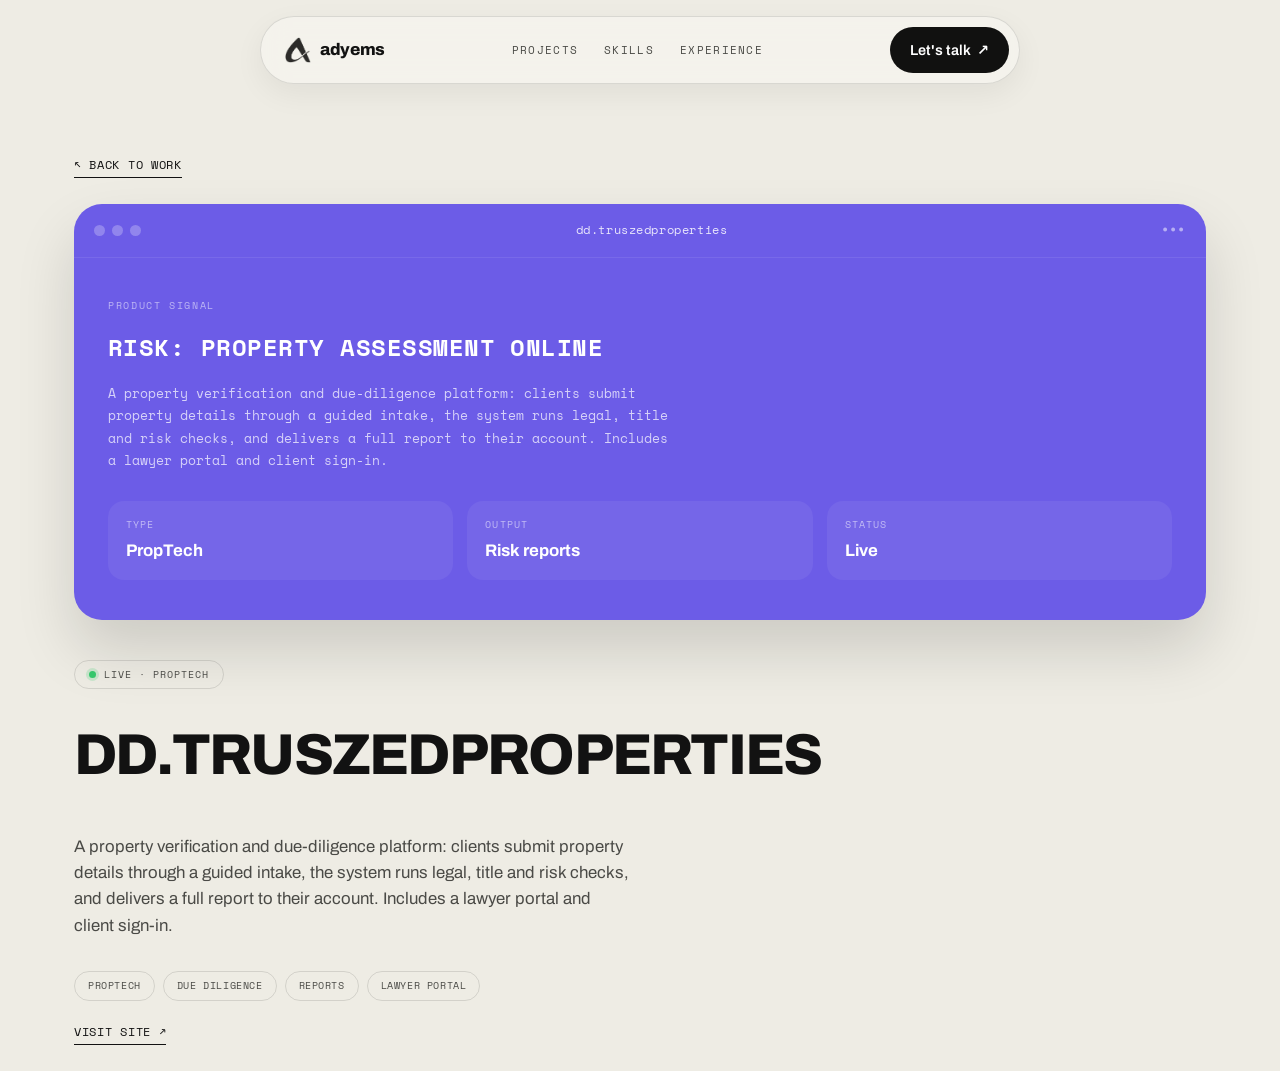
<file: project-dd-truszedproperties.html>
<!doctype html>
<html lang="en">
<head>
<meta charset="utf-8">
<meta name="viewport" content="width=device-width, initial-scale=1">
<meta name="description" content="Product-minded software developer creating useful web, mobile, and backend experiences—from first idea to production.">
<title>dd.truszedproperties | adyems</title>
<link rel="preconnect" href="https://fonts.googleapis.com">
<link rel="preconnect" href="https://fonts.gstatic.com" crossorigin>
<link href="https://fonts.googleapis.com/css2?family=Archivo:wght@400;500;600;700;800;900&family=Fraunces:ital,opsz,wght@1,9..144,400;1,9..144,500&family=Space+Mono:wght@400;700&display=swap" rel="stylesheet">
<link rel="stylesheet" href="assets/css/style.css">
<link rel="icon" type="image/png" href="assets/img/favicon.png">
<link rel="apple-touch-icon" href="assets/img/apple-touch-icon.png">
</head>
<body>
<header class="nav-wrap">
  <nav class="nav">
    <a href="index.html" class="nav-brand"><img src="assets/img/logo.png" alt="" class="brand-logo">adyems</a>
    <div class="nav-links">
      <a href="index.html#work">Projects</a>
      <a href="index.html#skills">Skills</a>
      <a href="index.html#experience">Experience</a>
    </div>
    <a href="index.html#contact" class="btn-talk">Let's talk <span>&#8599;</span></a>
  </nav>
</header>
<main>
  <section class="section project-page">
    <a href="index.html#work" class="link-arrow">&#8598; Back to work</a>
    <div class="terminal terminal-purple single">
      <div class="terminal-bar">
        <span class="dots"><i></i><i></i><i></i></span>
        <span class="terminal-name">dd.truszedproperties</span>
        <span class="dots-r">&bull;&bull;&bull;</span>
      </div>
      <div class="terminal-body">
        <span class="signal-label">Product signal</span>
        <h1 class="signal">RISK: PROPERTY ASSESSMENT ONLINE</h1>
        <p class="signal-desc">A property verification and due-diligence platform: clients submit property details through a guided intake, the system runs legal, title and risk checks, and delivers a full report to their account. Includes a lawyer portal and client sign-in.</p>
        <div class="terminal-meta">
                      <div class="tm"><span>TYPE</span><b>PropTech</b></div>
                      <div class="tm"><span>OUTPUT</span><b>Risk reports</b></div>
                      <div class="tm"><span>STATUS</span><b>Live</b></div>
                  </div>
      </div>
    </div>

    <div class="project-page-body">
      <span class="project-badge"><span class="live-dot"></span>LIVE · PROPTECH</span>
      <h2 class="section-title">DD.TRUSZEDPROPERTIES</h2>
      <p class="section-sub">A property verification and due-diligence platform: clients submit property details through a guided intake, the system runs legal, title and risk checks, and delivers a full report to their account. Includes a lawyer portal and client sign-in.</p>
      <div class="tags">
                  <span class="tag">PropTech</span>
                  <span class="tag">Due Diligence</span>
                  <span class="tag">Reports</span>
                  <span class="tag">Lawyer Portal</span>
              </div>
      <div class="project-links">
                  <a href="https://dd.truszedproperties.com" target="_blank" rel="noopener" class="link-arrow">Visit site &#8599;</a>
              </div>
    </div>
  </section>
    <script src="assets/js/main.js"></script>
</body>
</html>
</main>
</file>
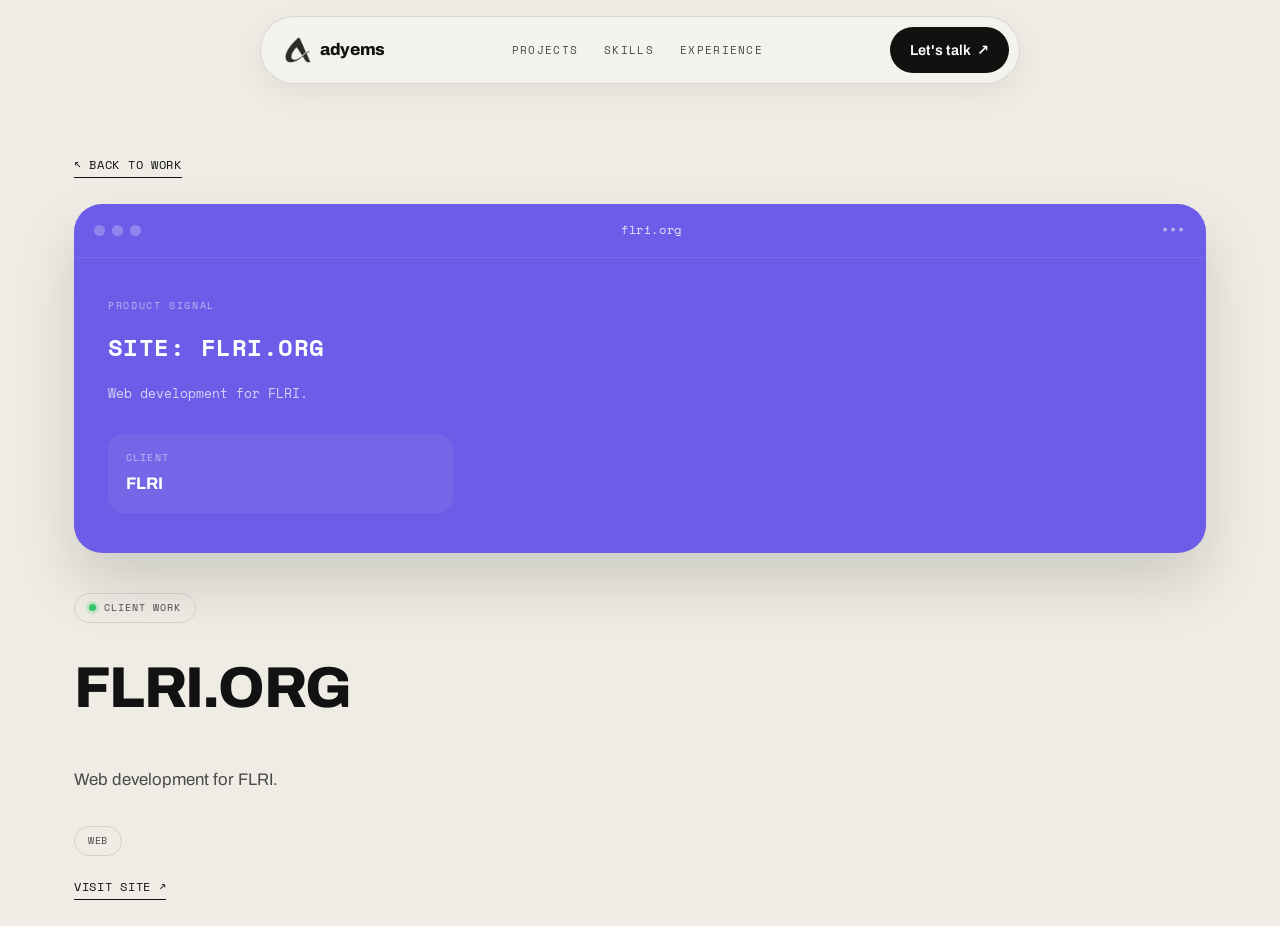
<file: project-flri-org.html>
<!doctype html>
<html lang="en">
<head>
<meta charset="utf-8">
<meta name="viewport" content="width=device-width, initial-scale=1">
<meta name="description" content="Product-minded software developer creating useful web, mobile, and backend experiences—from first idea to production.">
<title>flri.org | adyems</title>
<link rel="preconnect" href="https://fonts.googleapis.com">
<link rel="preconnect" href="https://fonts.gstatic.com" crossorigin>
<link href="https://fonts.googleapis.com/css2?family=Archivo:wght@400;500;600;700;800;900&family=Fraunces:ital,opsz,wght@1,9..144,400;1,9..144,500&family=Space+Mono:wght@400;700&display=swap" rel="stylesheet">
<link rel="stylesheet" href="assets/css/style.css">
<link rel="icon" type="image/png" href="assets/img/favicon.png">
<link rel="apple-touch-icon" href="assets/img/apple-touch-icon.png">
</head>
<body>
<header class="nav-wrap">
  <nav class="nav">
    <a href="index.html" class="nav-brand"><img src="assets/img/logo.png" alt="" class="brand-logo">adyems</a>
    <div class="nav-links">
      <a href="index.html#work">Projects</a>
      <a href="index.html#skills">Skills</a>
      <a href="index.html#experience">Experience</a>
    </div>
    <a href="index.html#contact" class="btn-talk">Let's talk <span>&#8599;</span></a>
  </nav>
</header>
<main>
  <section class="section project-page">
    <a href="index.html#work" class="link-arrow">&#8598; Back to work</a>
    <div class="terminal terminal-purple single">
      <div class="terminal-bar">
        <span class="dots"><i></i><i></i><i></i></span>
        <span class="terminal-name">flri.org</span>
        <span class="dots-r">&bull;&bull;&bull;</span>
      </div>
      <div class="terminal-body">
        <span class="signal-label">Product signal</span>
        <h1 class="signal">SITE: FLRI.ORG</h1>
        <p class="signal-desc">Web development for FLRI.</p>
        <div class="terminal-meta">
                      <div class="tm"><span>CLIENT</span><b>FLRI</b></div>
                  </div>
      </div>
    </div>

    <div class="project-page-body">
      <span class="project-badge"><span class="live-dot"></span>CLIENT WORK</span>
      <h2 class="section-title">FLRI.ORG</h2>
      <p class="section-sub">Web development for FLRI.</p>
      <div class="tags">
                  <span class="tag">Web</span>
              </div>
      <div class="project-links">
                  <a href="https://flri.org" target="_blank" rel="noopener" class="link-arrow">Visit site &#8599;</a>
              </div>
    </div>
  </section>
    <script src="assets/js/main.js"></script>
</body>
</html>
</main>
</file>
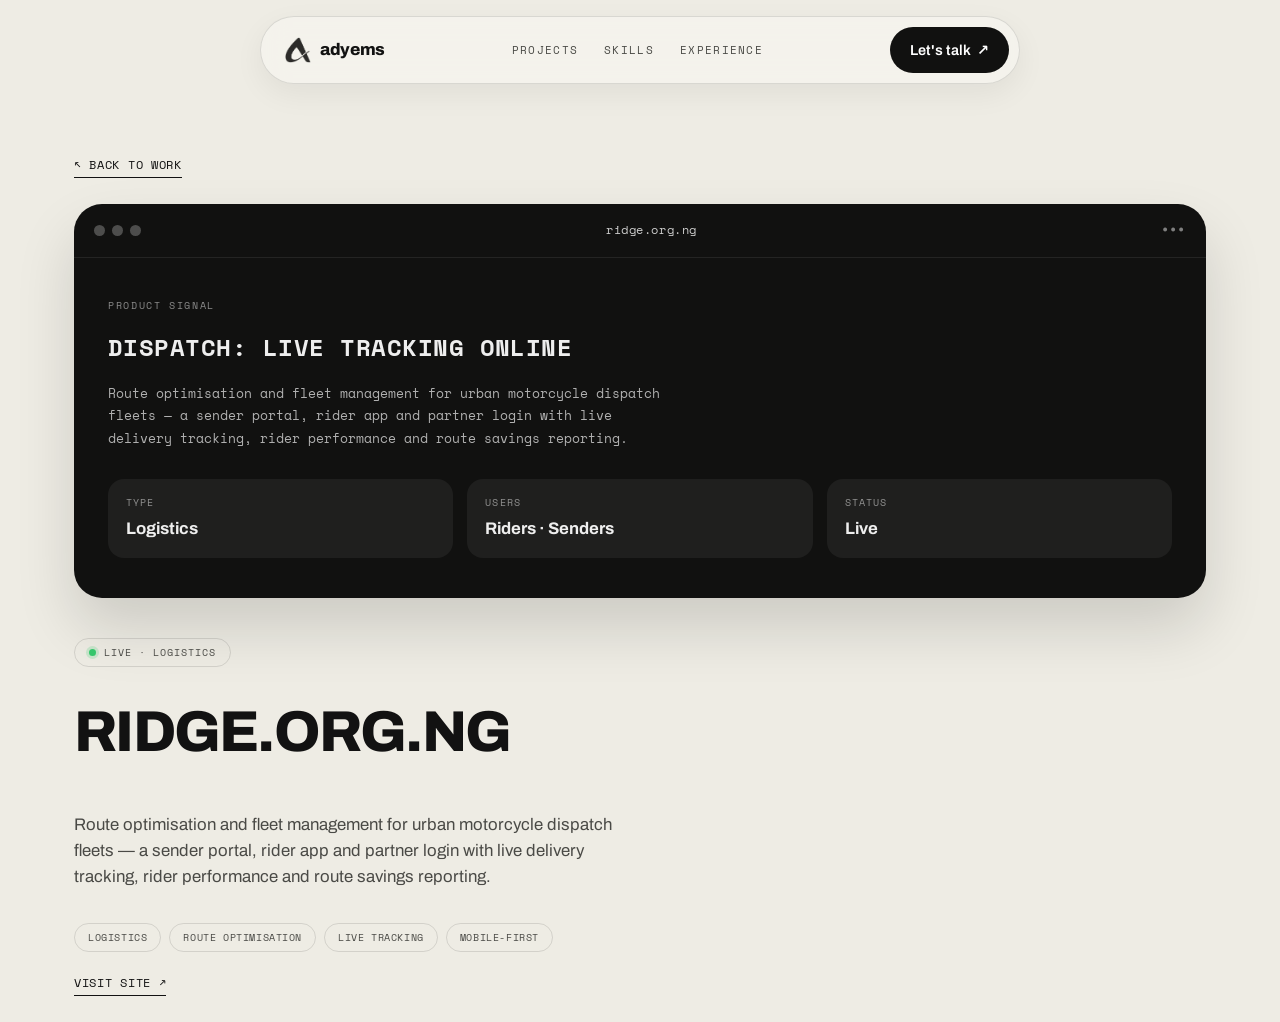
<file: project-ridge-org-ng.html>
<!doctype html>
<html lang="en">
<head>
<meta charset="utf-8">
<meta name="viewport" content="width=device-width, initial-scale=1">
<meta name="description" content="Product-minded software developer creating useful web, mobile, and backend experiences—from first idea to production.">
<title>ridge.org.ng | adyems</title>
<link rel="preconnect" href="https://fonts.googleapis.com">
<link rel="preconnect" href="https://fonts.gstatic.com" crossorigin>
<link href="https://fonts.googleapis.com/css2?family=Archivo:wght@400;500;600;700;800;900&family=Fraunces:ital,opsz,wght@1,9..144,400;1,9..144,500&family=Space+Mono:wght@400;700&display=swap" rel="stylesheet">
<link rel="stylesheet" href="assets/css/style.css">
<link rel="icon" type="image/png" href="assets/img/favicon.png">
<link rel="apple-touch-icon" href="assets/img/apple-touch-icon.png">
</head>
<body>
<header class="nav-wrap">
  <nav class="nav">
    <a href="index.html" class="nav-brand"><img src="assets/img/logo.png" alt="" class="brand-logo">adyems</a>
    <div class="nav-links">
      <a href="index.html#work">Projects</a>
      <a href="index.html#skills">Skills</a>
      <a href="index.html#experience">Experience</a>
    </div>
    <a href="index.html#contact" class="btn-talk">Let's talk <span>&#8599;</span></a>
  </nav>
</header>
<main>
  <section class="section project-page">
    <a href="index.html#work" class="link-arrow">&#8598; Back to work</a>
    <div class="terminal terminal-dark single">
      <div class="terminal-bar">
        <span class="dots"><i></i><i></i><i></i></span>
        <span class="terminal-name">ridge.org.ng</span>
        <span class="dots-r">&bull;&bull;&bull;</span>
      </div>
      <div class="terminal-body">
        <span class="signal-label">Product signal</span>
        <h1 class="signal">DISPATCH: LIVE TRACKING ONLINE</h1>
        <p class="signal-desc">Route optimisation and fleet management for urban motorcycle dispatch fleets — a sender portal, rider app and partner login with live delivery tracking, rider performance and route savings reporting.</p>
        <div class="terminal-meta">
                      <div class="tm"><span>TYPE</span><b>Logistics</b></div>
                      <div class="tm"><span>USERS</span><b>Riders · Senders</b></div>
                      <div class="tm"><span>STATUS</span><b>Live</b></div>
                  </div>
      </div>
    </div>

    <div class="project-page-body">
      <span class="project-badge"><span class="live-dot"></span>LIVE · LOGISTICS</span>
      <h2 class="section-title">RIDGE.ORG.NG</h2>
      <p class="section-sub">Route optimisation and fleet management for urban motorcycle dispatch fleets — a sender portal, rider app and partner login with live delivery tracking, rider performance and route savings reporting.</p>
      <div class="tags">
                  <span class="tag">Logistics</span>
                  <span class="tag">Route Optimisation</span>
                  <span class="tag">Live Tracking</span>
                  <span class="tag">Mobile-first</span>
              </div>
      <div class="project-links">
                  <a href="https://ridge.org.ng" target="_blank" rel="noopener" class="link-arrow">Visit site &#8599;</a>
              </div>
    </div>
  </section>
    <script src="assets/js/main.js"></script>
</body>
</html>
</main>
</file>
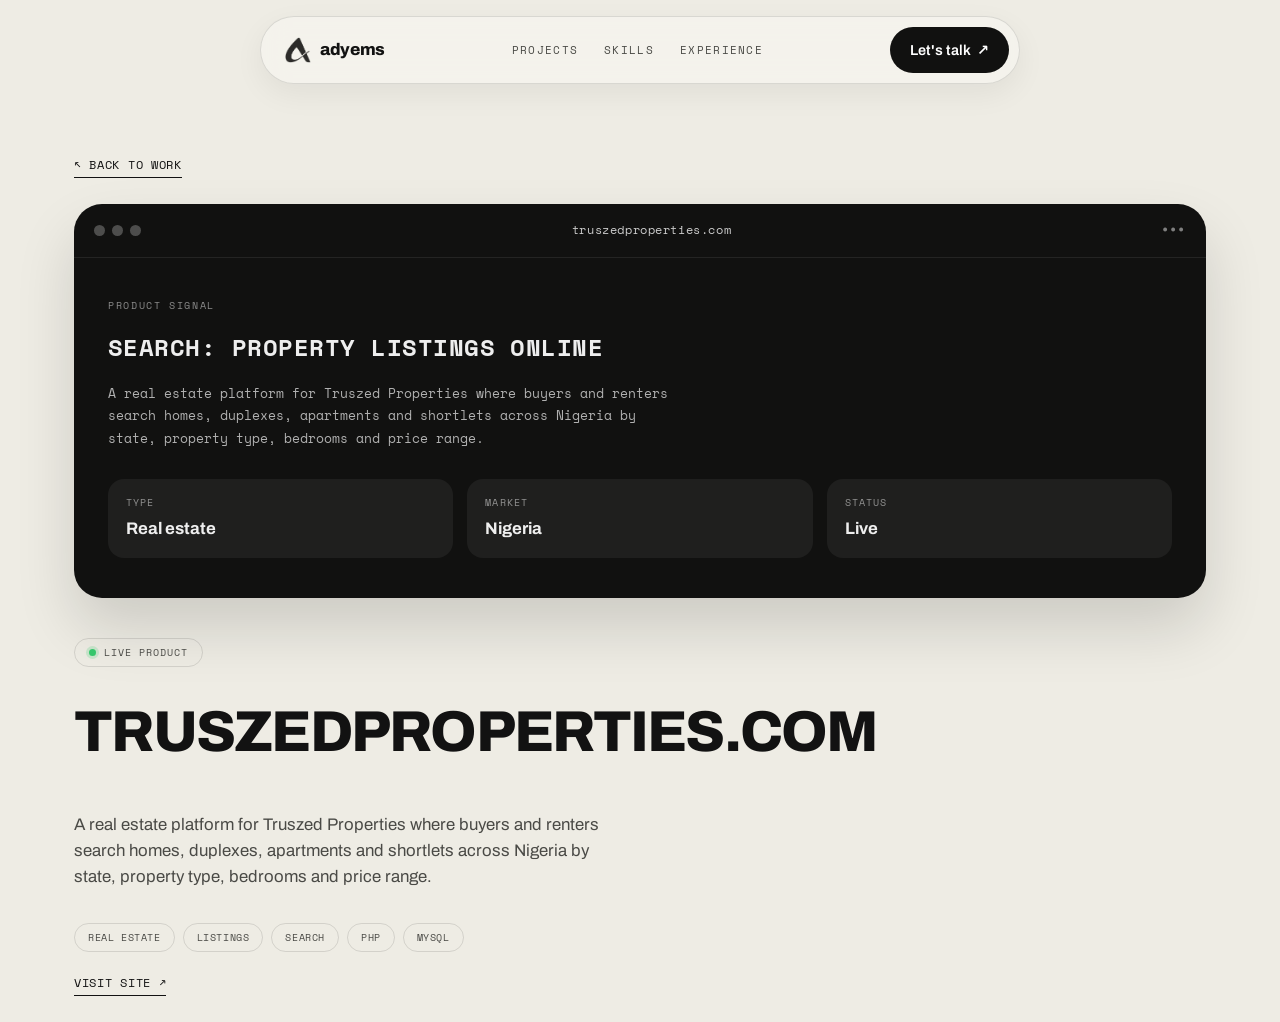
<file: project-truszedproperties-com.html>
<!doctype html>
<html lang="en">
<head>
<meta charset="utf-8">
<meta name="viewport" content="width=device-width, initial-scale=1">
<meta name="description" content="Product-minded software developer creating useful web, mobile, and backend experiences—from first idea to production.">
<title>truszedproperties.com | adyems</title>
<link rel="preconnect" href="https://fonts.googleapis.com">
<link rel="preconnect" href="https://fonts.gstatic.com" crossorigin>
<link href="https://fonts.googleapis.com/css2?family=Archivo:wght@400;500;600;700;800;900&family=Fraunces:ital,opsz,wght@1,9..144,400;1,9..144,500&family=Space+Mono:wght@400;700&display=swap" rel="stylesheet">
<link rel="stylesheet" href="assets/css/style.css">
<link rel="icon" type="image/png" href="assets/img/favicon.png">
<link rel="apple-touch-icon" href="assets/img/apple-touch-icon.png">
</head>
<body>
<header class="nav-wrap">
  <nav class="nav">
    <a href="index.html" class="nav-brand"><img src="assets/img/logo.png" alt="" class="brand-logo">adyems</a>
    <div class="nav-links">
      <a href="index.html#work">Projects</a>
      <a href="index.html#skills">Skills</a>
      <a href="index.html#experience">Experience</a>
    </div>
    <a href="index.html#contact" class="btn-talk">Let's talk <span>&#8599;</span></a>
  </nav>
</header>
<main>
  <section class="section project-page">
    <a href="index.html#work" class="link-arrow">&#8598; Back to work</a>
    <div class="terminal terminal-dark single">
      <div class="terminal-bar">
        <span class="dots"><i></i><i></i><i></i></span>
        <span class="terminal-name">truszedproperties.com</span>
        <span class="dots-r">&bull;&bull;&bull;</span>
      </div>
      <div class="terminal-body">
        <span class="signal-label">Product signal</span>
        <h1 class="signal">SEARCH: PROPERTY LISTINGS ONLINE</h1>
        <p class="signal-desc">A real estate platform for Truszed Properties where buyers and renters search homes, duplexes, apartments and shortlets across Nigeria by state, property type, bedrooms and price range.</p>
        <div class="terminal-meta">
                      <div class="tm"><span>TYPE</span><b>Real estate</b></div>
                      <div class="tm"><span>MARKET</span><b>Nigeria</b></div>
                      <div class="tm"><span>STATUS</span><b>Live</b></div>
                  </div>
      </div>
    </div>

    <div class="project-page-body">
      <span class="project-badge"><span class="live-dot"></span>LIVE PRODUCT</span>
      <h2 class="section-title">TRUSZEDPROPERTIES.COM</h2>
      <p class="section-sub">A real estate platform for Truszed Properties where buyers and renters search homes, duplexes, apartments and shortlets across Nigeria by state, property type, bedrooms and price range.</p>
      <div class="tags">
                  <span class="tag">Real Estate</span>
                  <span class="tag">Listings</span>
                  <span class="tag">Search</span>
                  <span class="tag">PHP</span>
                  <span class="tag">MySQL</span>
              </div>
      <div class="project-links">
                  <a href="https://truszedproperties.com" target="_blank" rel="noopener" class="link-arrow">Visit site &#8599;</a>
              </div>
    </div>
  </section>
    <script src="assets/js/main.js"></script>
</body>
</html>
</main>
</file>
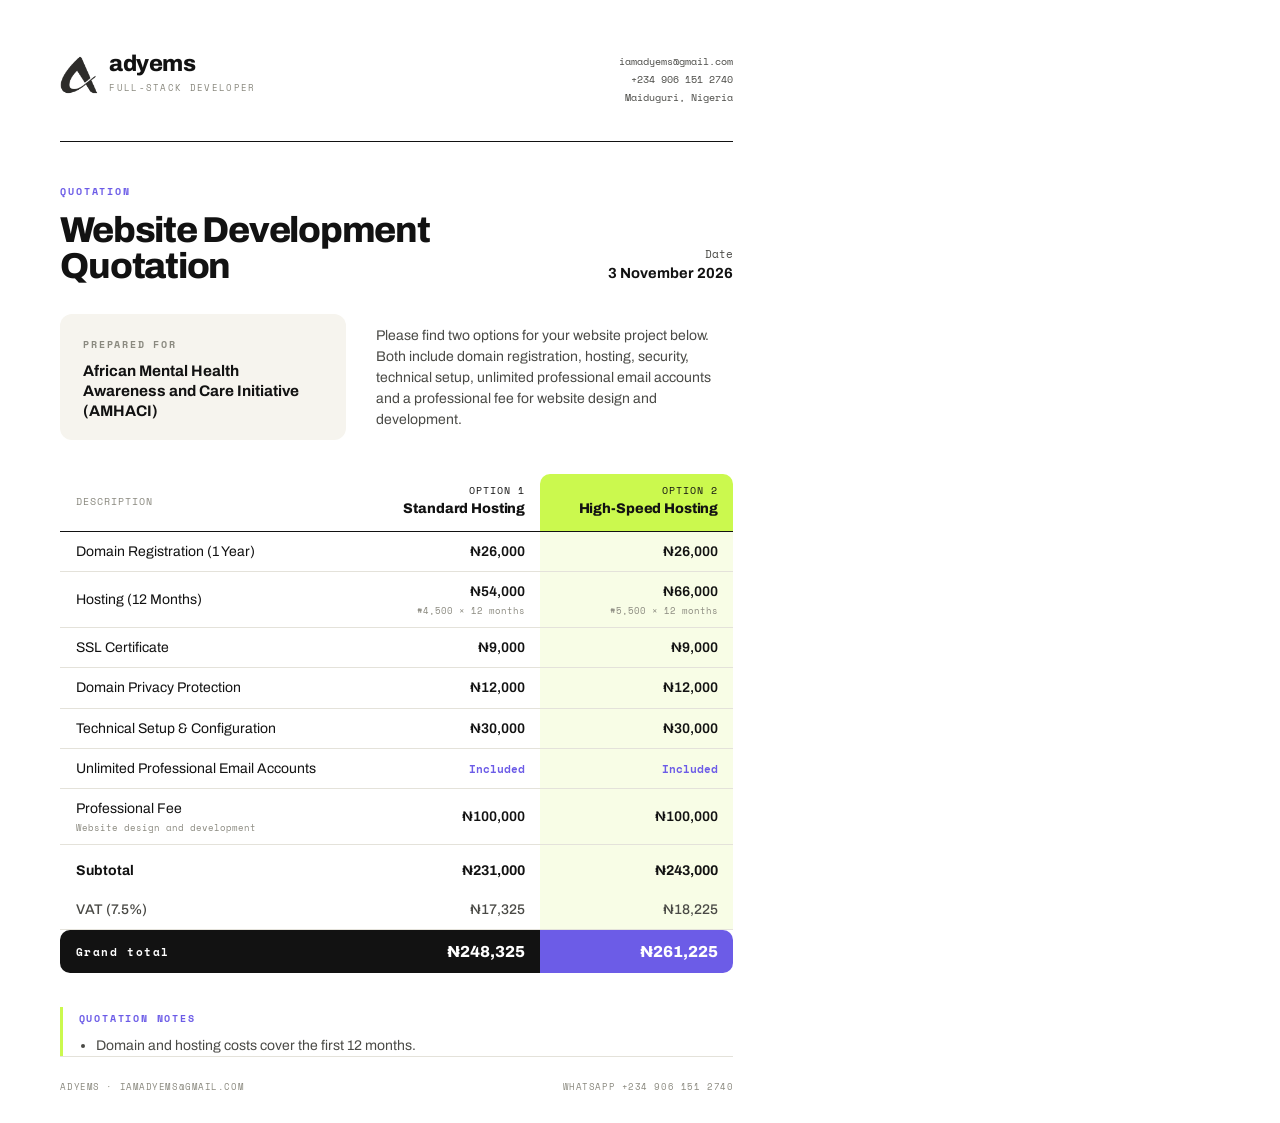
<file: quotations/amhaci-quotation-branded.html>
<!doctype html>
<html lang="en">
<head>
<meta charset="utf-8">
<title>AMHACI Website Development Quotation</title>
<link href="https://fonts.googleapis.com/css2?family=Archivo:wght@400;500;600;700;800&family=Space+Mono:wght@400;700&display=swap" rel="stylesheet">
<style>
  :root{
    --ink:#121212; --soft:#4a4a46; --muted:#8a897f; --line:#e4e2da;
    --purple:#6c5ce7; --lime:#cbf94e; --cream:#f6f4ee;
    --mono:'Space Mono',ui-monospace,monospace; --sans:'Archivo',system-ui,sans-serif;
  }
  @page{size:A4;margin:0}
  *{box-sizing:border-box}
  html,body{margin:0}
  body{font-family:var(--sans);color:var(--ink);font-size:10.5pt;line-height:1.5;
    -webkit-print-color-adjust:exact;print-color-adjust:exact;background:#fff}
  .page{width:210mm;height:297mm;overflow:hidden;padding:14mm 16mm 12mm;position:relative;display:flex;flex-direction:column}
  .num{font-variant-numeric:tabular-nums;white-space:nowrap}

  /* header */
  .head{display:flex;justify-content:space-between;align-items:flex-start;padding-bottom:9mm;border-bottom:1.5px solid var(--ink)}
  .brand{display:flex;align-items:center;gap:11px}
  .brand img{height:38px}
  .brand b{display:block;font-size:17pt;font-weight:800;letter-spacing:-.02em;line-height:1}
  .brand span{font-family:var(--mono);font-size:7pt;letter-spacing:.14em;text-transform:uppercase;color:var(--muted)}
  .contact{text-align:right;font-family:var(--mono);font-size:7.5pt;line-height:1.8;color:var(--soft)}

  /* title */
  .eyebrow{font-family:var(--mono);font-size:7.5pt;letter-spacing:.18em;text-transform:uppercase;color:var(--purple);font-weight:700}
  .title-row{display:flex;justify-content:space-between;align-items:flex-end;margin-top:10mm}
  h1{font-size:27pt;line-height:1;letter-spacing:-.035em;font-weight:800;margin:3mm 0 0}
  .date{font-family:var(--mono);font-size:8pt;color:var(--soft);text-align:right}
  .date b{display:block;font-family:var(--sans);font-size:11pt;color:var(--ink)}

  .client{margin-top:8mm;display:grid;grid-template-columns:1fr 1.25fr;gap:8mm}
  .client-card{background:var(--cream);border-radius:12px;padding:5mm 6mm}
  .client-card .eyebrow{color:var(--muted)}
  .client-card p{margin:2mm 0 0;font-weight:700;font-size:11.5pt;line-height:1.3}
  .intro{margin:0;color:var(--soft);align-self:center}

  /* table */
  table{width:100%;border-collapse:separate;border-spacing:0;margin-top:9mm}
  th,td{padding:2.4mm 4mm;text-align:left;vertical-align:middle}
  thead th{font-family:var(--mono);font-size:7.5pt;letter-spacing:.1em;text-transform:uppercase;color:var(--muted);font-weight:400;
    border-bottom:1.5px solid var(--ink);padding-bottom:3mm}
  thead th.opt{color:var(--ink);text-align:right}
  thead th.opt b{display:block;font-family:var(--sans);font-size:10.5pt;letter-spacing:-.01em;text-transform:none;font-weight:800}
  thead th.opt.pick{background:var(--lime);border-radius:10px 10px 0 0}
  tbody td{border-bottom:1px solid var(--line)}
  td.amt{text-align:right;font-weight:600}
  td.pick{background:#f8fde6}
  td small{display:block;font-family:var(--mono);font-size:7pt;color:var(--muted);font-weight:400;margin-top:.6mm}
  .included{font-family:var(--mono);font-size:8pt;font-weight:700;color:var(--purple)}
  tr.sub td{border-bottom:none;padding-top:4mm;font-weight:700}
  tr.vat td{color:var(--soft);font-weight:500}
  tr.vat td.amt{font-weight:500}
  tr.total td{background:var(--ink);color:#fff;font-weight:800;font-size:12pt;border:none}
  tr.total td:first-child{border-radius:10px 0 0 10px;font-family:var(--mono);font-size:8.5pt;letter-spacing:.14em;font-weight:700}
  tr.total td:last-child{border-radius:0 10px 10px 0}
  tr.total td.pick{background:var(--purple);color:#fff}

  .notes{margin-top:9mm;padding-left:4mm;border-left:3px solid var(--lime)}
  .notes ul{margin:2mm 0 0;padding-left:4.5mm;color:var(--soft)}

  .foot{margin-top:auto;padding-top:6mm;border-top:1px solid var(--line);display:flex;justify-content:space-between;
    font-family:var(--mono);font-size:7pt;letter-spacing:.06em;text-transform:uppercase;color:var(--muted)}
</style>
</head>
<body>
<div class="page">

  <header class="head">
    <div class="brand">
      <img src="logo.png" alt="">
      <div><b>adyems</b><span>Full-stack developer</span></div>
    </div>
    <div class="contact">
      iamadyems@gmail.com<br>
      +234 906 151 2740<br>
      Maiduguri, Nigeria
    </div>
  </header>

  <div class="title-row">
    <div>
      <span class="eyebrow">Quotation</span>
      <h1>Website Development<br>Quotation</h1>
    </div>
    <div class="date">Date<b>3 November 2026</b></div>
  </div>

  <div class="client">
    <div class="client-card">
      <span class="eyebrow">Prepared for</span>
      <p>African Mental Health Awareness and Care Initiative (AMHACI)</p>
    </div>
    <p class="intro">Please find two options for your website project below. Both include domain registration, hosting, security, technical setup, unlimited professional email accounts and a professional fee for website design and development.</p>
  </div>

  <table>
    <thead>
      <tr>
        <th>Description</th>
        <th class="opt">Option 1<b>Standard Hosting</b></th>
        <th class="opt pick">Option 2<b>High-Speed Hosting</b></th>
      </tr>
    </thead>
    <tbody>
      <tr><td>Domain Registration (1 Year)</td><td class="amt num">₦26,000</td><td class="amt num pick">₦26,000</td></tr>
      <tr><td>Hosting (12 Months)</td>
        <td class="amt num">₦54,000<small>₦4,500 × 12 months</small></td>
        <td class="amt num pick">₦66,000<small>₦5,500 × 12 months</small></td></tr>
      <tr><td>SSL Certificate</td><td class="amt num">₦9,000</td><td class="amt num pick">₦9,000</td></tr>
      <tr><td>Domain Privacy Protection</td><td class="amt num">₦12,000</td><td class="amt num pick">₦12,000</td></tr>
      <tr><td>Technical Setup &amp; Configuration</td><td class="amt num">₦30,000</td><td class="amt num pick">₦30,000</td></tr>
      <tr><td>Unlimited Professional Email Accounts</td><td class="amt"><span class="included">Included</span></td><td class="amt pick"><span class="included">Included</span></td></tr>
      <tr><td>Professional Fee<small>Website design and development</small></td><td class="amt num">₦100,000</td><td class="amt num pick">₦100,000</td></tr>
      <tr class="sub"><td>Subtotal</td><td class="amt num">₦231,000</td><td class="amt num pick">₦243,000</td></tr>
      <tr class="vat"><td>VAT (7.5%)</td><td class="amt num">₦17,325</td><td class="amt num pick">₦18,225</td></tr>
      <tr class="total"><td>Grand total</td><td class="amt num">₦248,325</td><td class="amt num pick">₦261,225</td></tr>
    </tbody>
  </table>

  <div class="notes">
    <span class="eyebrow">Quotation notes</span>
    <ul>
      <li>Domain and hosting costs cover the first 12 months.</li>
    </ul>
  </div>

  <footer class="foot">
    <span>adyems · iamadyems@gmail.com</span>
    <span>WhatsApp +234 906 151 2740</span>
  </footer>
</div>
</body>
</html>
</file>
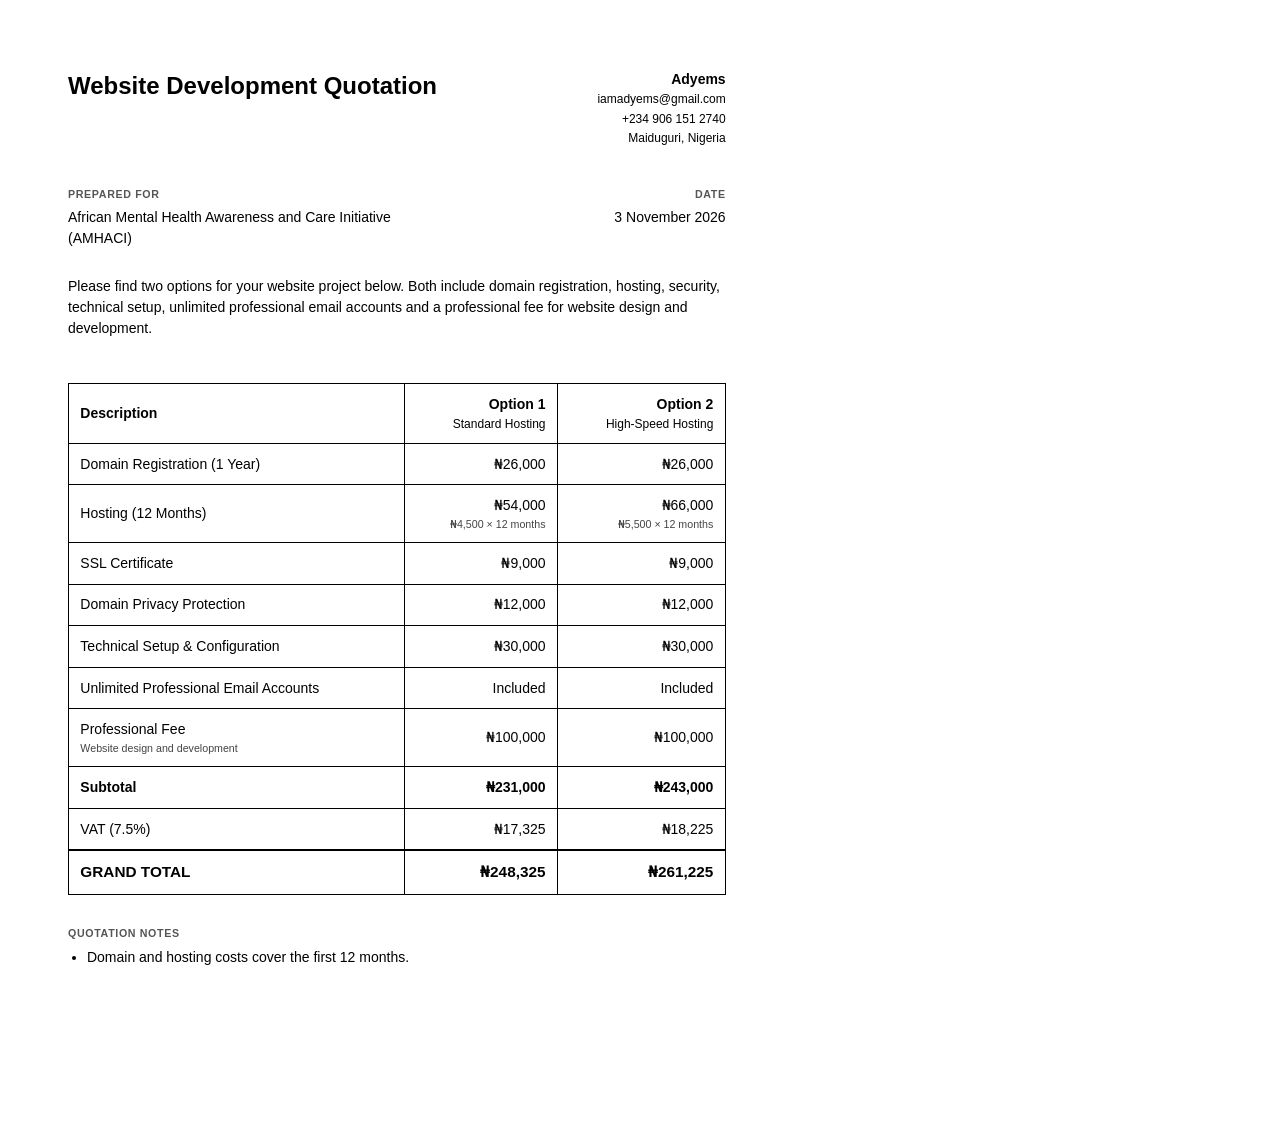
<file: quotations/amhaci-quotation-plain.html>
<!doctype html>
<html lang="en">
<head>
<meta charset="utf-8">
<title>AMHACI Website Development Quotation</title>
<style>
  @page{size:A4;margin:0}
  *{box-sizing:border-box}
  html,body{margin:0}
  body{font-family:Arial,Helvetica,sans-serif;color:#000;font-size:10.5pt;line-height:1.5;background:#fff}
  .page{width:210mm;min-height:297mm;padding:18mm 18mm 16mm;display:flex;flex-direction:column}
  .num{font-variant-numeric:tabular-nums;white-space:nowrap}

  .head{display:flex;justify-content:space-between;align-items:flex-start}
  h1{font-size:18pt;margin:0;font-weight:700}
  .from{text-align:right;font-size:9pt;line-height:1.6}
  .from b{font-size:10.5pt}

  .meta{margin-top:10mm;display:flex;justify-content:space-between;align-items:flex-start;gap:10mm}
  .label{font-size:8pt;font-weight:700;letter-spacing:.06em;text-transform:uppercase;color:#555}
  .meta p{margin:1.5mm 0 0}
  .intro{margin-top:7mm}

  table{width:100%;border-collapse:collapse;margin-top:8mm}
  th,td{padding:2.6mm 3mm;text-align:left;border:1px solid #000;vertical-align:middle}
  th{background:#fff;font-weight:700}
  th.opt,td.amt{text-align:right}
  th.opt span{display:block;font-weight:400;font-size:9pt}
  td small{display:block;font-size:8pt;color:#444}
  tr.sub td,tr.total td{font-weight:700}
  tr.total td{font-size:11.5pt;border-top:2px solid #000}

  .notes{margin-top:8mm}
  .notes ul{margin:1.5mm 0 0;padding-left:5mm}
</style>
</head>
<body>
<div class="page">

  <div class="head">
    <h1>Website Development Quotation</h1>
    <div class="from">
      <b>Adyems</b><br>
      iamadyems@gmail.com<br>
      +234 906 151 2740<br>
      Maiduguri, Nigeria
    </div>
  </div>

  <div class="meta">
    <div>
      <div class="label">Prepared for</div>
      <p>African Mental Health Awareness and Care Initiative<br>(AMHACI)</p>
    </div>
    <div style="text-align:right">
      <div class="label">Date</div>
      <p>3 November 2026</p>
    </div>
  </div>

  <p class="intro">Please find two options for your website project below. Both include domain registration, hosting, security, technical setup, unlimited professional email accounts and a professional fee for website design and development.</p>

  <table>
    <thead>
      <tr>
        <th>Description</th>
        <th class="opt">Option 1<span>Standard Hosting</span></th>
        <th class="opt">Option 2<span>High-Speed Hosting</span></th>
      </tr>
    </thead>
    <tbody>
      <tr><td>Domain Registration (1 Year)</td><td class="amt num">₦26,000</td><td class="amt num">₦26,000</td></tr>
      <tr><td>Hosting (12 Months)</td>
        <td class="amt num">₦54,000<small>₦4,500 × 12 months</small></td>
        <td class="amt num">₦66,000<small>₦5,500 × 12 months</small></td></tr>
      <tr><td>SSL Certificate</td><td class="amt num">₦9,000</td><td class="amt num">₦9,000</td></tr>
      <tr><td>Domain Privacy Protection</td><td class="amt num">₦12,000</td><td class="amt num">₦12,000</td></tr>
      <tr><td>Technical Setup &amp; Configuration</td><td class="amt num">₦30,000</td><td class="amt num">₦30,000</td></tr>
      <tr><td>Unlimited Professional Email Accounts</td><td class="amt">Included</td><td class="amt">Included</td></tr>
      <tr><td>Professional Fee<small>Website design and development</small></td><td class="amt num">₦100,000</td><td class="amt num">₦100,000</td></tr>
      <tr class="sub"><td>Subtotal</td><td class="amt num">₦231,000</td><td class="amt num">₦243,000</td></tr>
      <tr><td>VAT (7.5%)</td><td class="amt num">₦17,325</td><td class="amt num">₦18,225</td></tr>
      <tr class="total"><td>GRAND TOTAL</td><td class="amt num">₦248,325</td><td class="amt num">₦261,225</td></tr>
    </tbody>
  </table>

  <div class="notes">
    <div class="label">Quotation notes</div>
    <ul>
      <li>Domain and hosting costs cover the first 12 months.</li>
    </ul>
  </div>
</div>
</body>
</html>
</file>
<file: assets/css/style.css>
/* ================= adyems · portfolio ================= */
:root{
  --bg:#eeece4;
  --bg-2:#e7e4da;
  --ink:#121212;
  --ink-soft:#4a4a46;
  --muted:#8a897f;
  --line:rgba(18,18,18,.12);
  --purple:#6c5ce7;
  --purple-2:#7b61ff;
  --lime:#cbf94e;
  --card:#f6f4ee;
  --dark:#111110;
  --radius:26px;
  --mono:'Space Mono',ui-monospace,Menlo,monospace;
  --sans:'Archivo',system-ui,sans-serif;
  --serif:'Fraunces',Georgia,serif;
}
*{box-sizing:border-box}
html{scroll-behavior:smooth}
body{
  margin:0;background:var(--bg);color:var(--ink);
  font-family:var(--sans);font-size:16px;line-height:1.55;
  -webkit-font-smoothing:antialiased;overflow-x:hidden;
}
a{color:inherit;text-decoration:none}
img{max-width:100%;display:block}
em{font-family:var(--serif);font-style:italic;color:var(--purple-2);font-weight:500}
.mono{font-family:var(--mono);font-size:.72rem;letter-spacing:.04em;text-transform:uppercase}

/* ---------- nav ---------- */
.nav-wrap{position:sticky;top:16px;z-index:50;padding:0 20px;margin-bottom:-56px}
.nav{
  max-width:760px;margin:0 auto;display:flex;align-items:center;gap:18px;
  justify-content:space-between;background:rgba(246,244,238,.8);backdrop-filter:blur(14px);
  border:1px solid var(--line);border-radius:999px;padding:10px 10px 10px 24px;
  box-shadow:0 10px 30px rgba(0,0,0,.06);
}
.nav-brand{display:flex;align-items:center;gap:9px;font-weight:800;font-size:1.05rem;letter-spacing:-.02em}
.brand-logo{height:26px;width:auto}
.nav-links{display:flex;gap:26px}
.nav-links a{font-family:var(--mono);font-size:.68rem;letter-spacing:.12em;text-transform:uppercase;color:var(--ink-soft)}
.nav-links a:hover{color:var(--ink)}
.btn-talk{display:inline-flex;align-items:center;gap:6px;background:var(--dark);color:#fff;
  padding:12px 20px;border-radius:999px;font-weight:600;font-size:.9rem;transition:.2s}
.btn-talk span{display:inline-block;transition:.2s}
.btn-talk:hover{background:#000}.btn-talk:hover span{transform:translate(2px,-2px)}

/* ---------- layout ---------- */
main{display:block}
.section{max-width:1180px;margin:0 auto;padding:110px 24px 0}
.eyebrow{font-family:var(--mono);font-size:.7rem;letter-spacing:.18em;text-transform:uppercase;color:var(--purple-2);font-weight:700}
.eyebrow.lime{color:var(--lime)}
.section-title{font-size:clamp(2.2rem,5vw,3.6rem);line-height:1.02;letter-spacing:-.03em;font-weight:800;margin:.35em 0 .3em}
.section-title.big{font-size:clamp(2.6rem,6.5vw,4.6rem)}
.section-title.inverse{color:#f4f3ee}
.section-sub{max-width:560px;color:var(--ink-soft);font-size:1.05rem}
.section-sub.inverse{color:rgba(244,243,238,.7)}
.link-arrow{font-family:var(--mono);font-size:.72rem;letter-spacing:.06em;text-transform:uppercase;
  border-bottom:1.5px solid var(--ink);padding-bottom:3px;transition:.2s}
.link-arrow:hover{opacity:.6}
.link-arrow.lime{color:var(--lime);border-color:var(--lime)}

/* ---------- hero ---------- */
.hero{max-width:1180px;margin:0 auto;padding:120px 24px 0;display:grid;grid-template-columns:1.05fr .95fr;gap:48px;align-items:center}
.hero-title{font-size:clamp(2.8rem,8vw,6rem);line-height:.96;letter-spacing:-.045em;font-weight:800;margin:0}
.hero-title em{font-size:.92em}
.spark{color:var(--ink);font-size:.4em;vertical-align:middle}
.hero-sub{max-width:430px;color:var(--ink-soft);font-size:1.1rem;margin-top:28px}
.hero-scroll{margin-top:30px}
.hero-scroll a{display:grid;place-items:center;width:58px;height:58px;border-radius:50%;background:var(--lime);font-size:1.4rem;color:var(--ink);transition:.2s}
.hero-scroll a:hover{transform:translateY(4px)}

.hero-card{position:relative;background:var(--purple);border-radius:34px;padding:22px;min-height:440px;
  display:flex;flex-direction:column;color:#fff;box-shadow:0 30px 60px rgba(108,92,231,.35);overflow:hidden}
.hero-card::before{content:"";position:absolute;inset:0;background:
  radial-gradient(circle at 50% 60%, rgba(255,255,255,.14), transparent 55%)}
.hero-card-top{display:flex;justify-content:space-between;font-family:var(--mono);font-size:.68rem;letter-spacing:.1em;position:relative;z-index:2}
.hero-badge{position:absolute;top:70px;right:22px;background:var(--lime);color:var(--ink);
  width:92px;height:92px;border-radius:50%;display:grid;place-items:center;text-align:center;
  font-family:var(--mono);font-size:.56rem;font-weight:700;letter-spacing:.06em;line-height:1.4;padding:8px;z-index:3}
.hero-avatar{position:relative;z-index:2;margin:auto;width:100%;max-width:300px}
.avatar-svg{width:100%;height:auto}
.hero-card-bottom{display:flex;justify-content:space-between;align-items:center;position:relative;z-index:2}
.hero-card-bottom a:hover{color:var(--lime)}

/* ---------- stats ---------- */
.stats{max-width:1180px;margin:70px auto 0;padding:0 24px;display:grid;grid-template-columns:repeat(4,1fr);
  border-top:1px solid var(--line)}
.stat{padding:26px 22px;border-right:1px solid var(--line);display:flex;flex-direction:column;gap:8px}
.stat:last-child{border-right:none}
.stat-k{font-family:var(--mono);font-size:.64rem;letter-spacing:.14em;text-transform:uppercase;color:var(--muted)}
.stat-v{font-weight:700;font-size:1.15rem;letter-spacing:-.01em}

/* ---------- skills ---------- */
.section-head{margin-bottom:46px}
.skill-grid{display:grid;grid-template-columns:repeat(3,1fr);gap:18px}
.skill-card{background:var(--card);border:1px solid var(--line);border-radius:var(--radius);
  padding:26px;min-height:300px;display:flex;flex-direction:column;transition:.25s}
.skill-card:hover{transform:translateY(-4px);box-shadow:0 20px 40px rgba(0,0,0,.08)}
.skill-card-top{display:flex;justify-content:space-between;align-items:flex-start;color:var(--ink)}
.skill-num{font-family:var(--mono);font-size:.78rem;color:var(--muted)}
.skill-icon{color:var(--ink)}
.skill-cat{font-family:var(--mono);font-size:.64rem;letter-spacing:.12em;text-transform:uppercase;color:var(--purple-2);margin-top:auto}
.skill-title{font-size:1.7rem;font-weight:800;letter-spacing:-.02em;margin:10px 0 16px;line-height:1.05}
.skill-items{list-style:none;margin:0;padding:0;display:flex;flex-direction:column;gap:8px}
.skill-items li{font-family:var(--mono);font-size:.72rem;color:var(--ink-soft);border:1px solid var(--line);
  border-radius:999px;padding:7px 14px;width:fit-content;max-width:100%}

/* ---------- projects ---------- */
.work-head{display:flex;justify-content:space-between;align-items:flex-end;gap:24px;flex-wrap:wrap}
.projects{display:flex;flex-direction:column;gap:70px;margin-top:50px}
.terminal{border-radius:28px;overflow:hidden;box-shadow:0 30px 60px rgba(0,0,0,.14)}
.terminal-dark{background:var(--dark);color:#eee}
.terminal-purple{background:var(--purple);color:#fff}
.terminal.single{margin-bottom:40px}
.terminal-bar{display:flex;align-items:center;justify-content:space-between;padding:14px 20px;
  border-bottom:1px solid rgba(255,255,255,.08)}
.dots{display:flex;gap:7px}.dots i{width:11px;height:11px;border-radius:50%;background:rgba(255,255,255,.25)}
.terminal-name{font-family:var(--mono);font-size:.74rem;letter-spacing:.05em;opacity:.85}
.dots-r{opacity:.5;letter-spacing:2px}
.terminal-body{padding:34px 34px 40px}
.signal-label{font-family:var(--mono);font-size:.64rem;letter-spacing:.16em;text-transform:uppercase;opacity:.55}
.signal{font-family:var(--mono);font-size:clamp(1rem,2.4vw,1.5rem);font-weight:700;letter-spacing:.02em;margin:12px 0 16px}
.signal-desc{font-family:var(--mono);font-size:.82rem;line-height:1.7;opacity:.72;max-width:560px}
.terminal-meta{display:grid;grid-template-columns:repeat(3,1fr);gap:14px;margin-top:30px}
.tm{background:rgba(255,255,255,.06);border-radius:16px;padding:16px 18px;display:flex;flex-direction:column;gap:6px}
.tm span{font-family:var(--mono);font-size:.6rem;letter-spacing:.12em;text-transform:uppercase;opacity:.55}
.tm b{font-size:1.05rem;font-weight:700}

.project-info{display:flex;flex-direction:column;align-items:flex-start;gap:14px;padding:30px 6px 0;position:relative}
.project-index{position:absolute;right:6px;top:30px;font-family:var(--mono);font-size:.8rem;color:var(--muted)}
.project-badge{display:inline-flex;align-items:center;gap:8px;font-family:var(--mono);font-size:.62rem;
  letter-spacing:.1em;text-transform:uppercase;border:1px solid var(--line);border-radius:999px;padding:6px 14px;color:var(--ink-soft)}
.live-dot{width:7px;height:7px;border-radius:50%;background:#35c66b;box-shadow:0 0 0 3px rgba(53,198,107,.2)}
.project-title{font-size:clamp(1.8rem,4vw,2.8rem);font-weight:800;letter-spacing:-.03em;margin:4px 0}
.project-desc{max-width:620px;color:var(--ink-soft)}
.tags{display:flex;flex-wrap:wrap;gap:8px}
.tag{font-family:var(--mono);font-size:.62rem;letter-spacing:.06em;text-transform:uppercase;
  border:1px solid var(--line);border-radius:999px;padding:6px 13px;color:var(--ink-soft)}
.project-links{display:flex;flex-wrap:wrap;gap:20px;margin-top:6px}

/* ---------- experience ---------- */
.exp-panel{background:var(--dark);color:#f4f3ee;border-radius:40px;padding:clamp(34px,5vw,70px);
  display:grid;grid-template-columns:.85fr 1.15fr;gap:50px}
.exp-left{display:flex;flex-direction:column;align-items:flex-start;gap:18px}
.exp-list{display:flex;flex-direction:column}
.exp-item{display:grid;grid-template-columns:40px 1fr;gap:20px;padding:30px 0;border-top:1px solid rgba(255,255,255,.14)}
.exp-item:first-child{border-top:none;padding-top:0}
.exp-index{font-family:var(--mono);font-size:.78rem;color:var(--lime)}
.exp-period{font-family:var(--mono);font-size:.64rem;letter-spacing:.12em;color:rgba(255,255,255,.5)}
.exp-company{font-size:1.5rem;font-weight:800;letter-spacing:-.01em;margin:8px 0 4px}
.exp-role{font-family:var(--mono);font-size:.64rem;letter-spacing:.1em;color:var(--lime)}
.exp-desc{color:rgba(244,243,238,.68);margin-top:12px;max-width:520px}

/* ---------- contact ---------- */
.contact-section{padding-bottom:40px}
.contact-panel{background:var(--lime);border-radius:40px;padding:clamp(34px,5vw,66px);
  display:grid;grid-template-columns:1fr 1fr;gap:50px;color:var(--ink)}
.contact-title{font-size:clamp(2.2rem,5vw,3.8rem);line-height:1;letter-spacing:-.03em;font-weight:800;margin:.3em 0}
.contact-title em{color:var(--purple)}
.contact-sub{max-width:420px;color:rgba(18,18,18,.72)}
.contact-meta{display:flex;flex-direction:column;gap:10px;margin-top:28px}
.contact-meta a{color:var(--ink)}.contact-meta a:hover{opacity:.6}
.contact-form{background:var(--dark);border-radius:26px;padding:30px;display:flex;flex-direction:column;gap:18px}
.contact-form label{display:flex;flex-direction:column;gap:8px;font-family:var(--mono);font-size:.64rem;
  letter-spacing:.12em;text-transform:uppercase;color:rgba(255,255,255,.5)}
.contact-form input,.contact-form textarea{background:transparent;border:none;border-bottom:1px solid rgba(255,255,255,.2);
  color:#fff;font-family:var(--sans);font-size:1rem;padding:10px 0;outline:none;resize:vertical}
.contact-form input::placeholder,.contact-form textarea::placeholder{color:rgba(255,255,255,.35)}
.contact-form input:focus,.contact-form textarea:focus{border-color:var(--lime)}
.btn-send{margin-top:6px;background:var(--purple);color:#fff;border:none;border-radius:14px;padding:16px;
  font-family:var(--sans);font-weight:700;font-size:1rem;cursor:pointer;transition:.2s}
.btn-send:hover{background:var(--purple-2)}
.social-row{display:flex;justify-content:space-between;align-items:center;flex-wrap:wrap;gap:16px;
  padding:34px 6px 0;color:var(--ink-soft)}
.social-links{display:flex;gap:24px}
.social-links a:hover{color:var(--ink)}

/* ---------- footer ---------- */
.footer{max-width:1180px;margin:70px auto 0;padding:30px 24px;border-top:1px solid var(--line);
  display:flex;justify-content:space-between;align-items:center;flex-wrap:wrap;gap:14px;color:var(--muted)}

/* ---------- project page / 404 ---------- */
.project-page,.error-page{padding-top:140px;min-height:70vh}
.project-page .link-arrow{display:inline-block;margin-bottom:26px}
.project-page-body{display:flex;flex-direction:column;align-items:flex-start;gap:16px;margin-top:40px}
.error-page{display:flex;flex-direction:column;align-items:flex-start;gap:20px}

/* ---------- toast ---------- */
.toast{position:fixed;top:84px;left:50%;transform:translateX(-50%);z-index:100;
  padding:14px 24px;border-radius:14px;font-weight:600;font-size:.92rem;box-shadow:0 12px 30px rgba(0,0,0,.2);
  animation:drop .4s ease}
.toast-success{background:var(--dark);color:var(--lime)}
.toast-error{background:#d9412f;color:#fff}
@keyframes drop{from{opacity:0;transform:translate(-50%,-14px)}to{opacity:1;transform:translate(-50%,0)}}

/* ---------- responsive ---------- */
@media(max-width:900px){
  .nav-links{display:none}
  .hero{grid-template-columns:1fr;padding-top:100px}
  .hero-card{order:-1;min-height:380px}
  .stats{grid-template-columns:repeat(2,1fr)}
  .stat:nth-child(2){border-right:none}
  .skill-grid{grid-template-columns:1fr 1fr}
  .exp-panel,.contact-panel{grid-template-columns:1fr}
  .terminal-meta{grid-template-columns:1fr}
}
@media(max-width:560px){
  .section{padding-top:80px}
  .stats{grid-template-columns:1fr 1fr}
  .skill-grid{grid-template-columns:1fr}
  .nav{padding-left:18px}
  .btn-talk{padding:10px 16px;font-size:.82rem}
}
</file>
